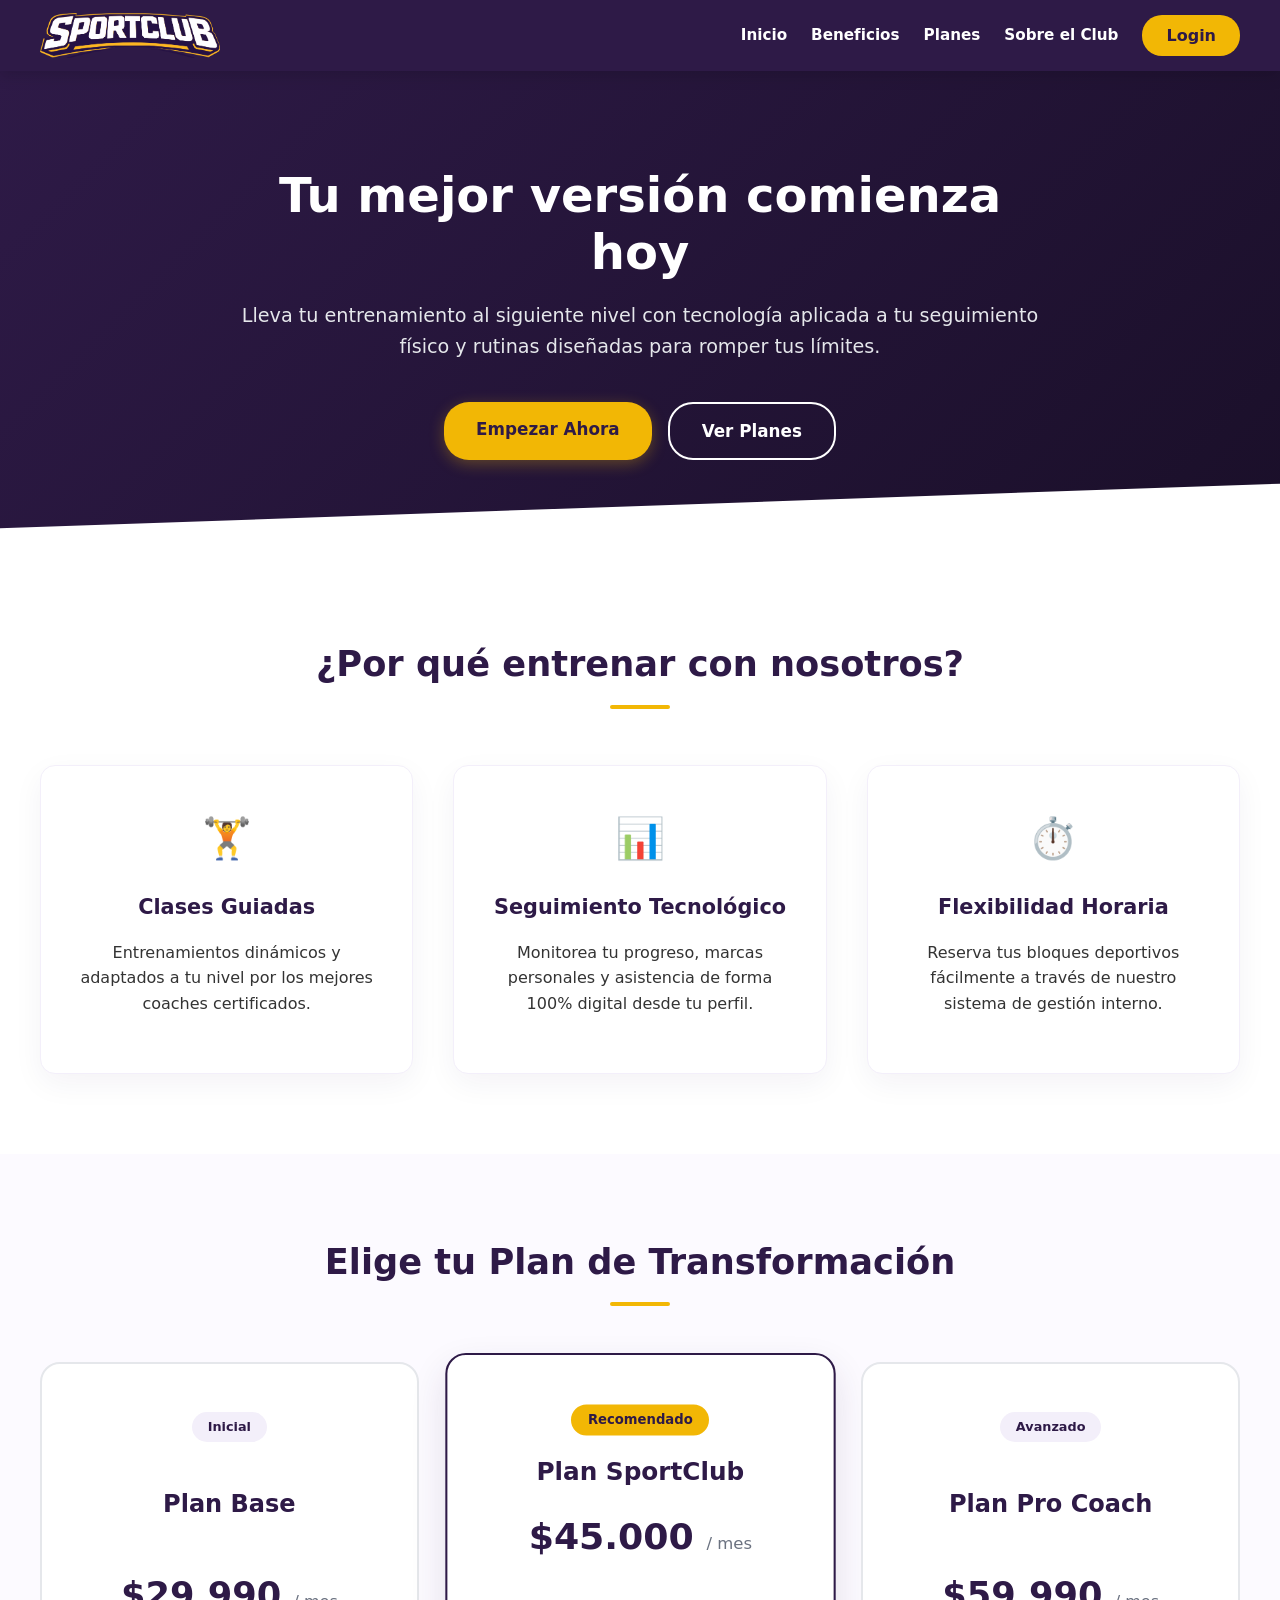
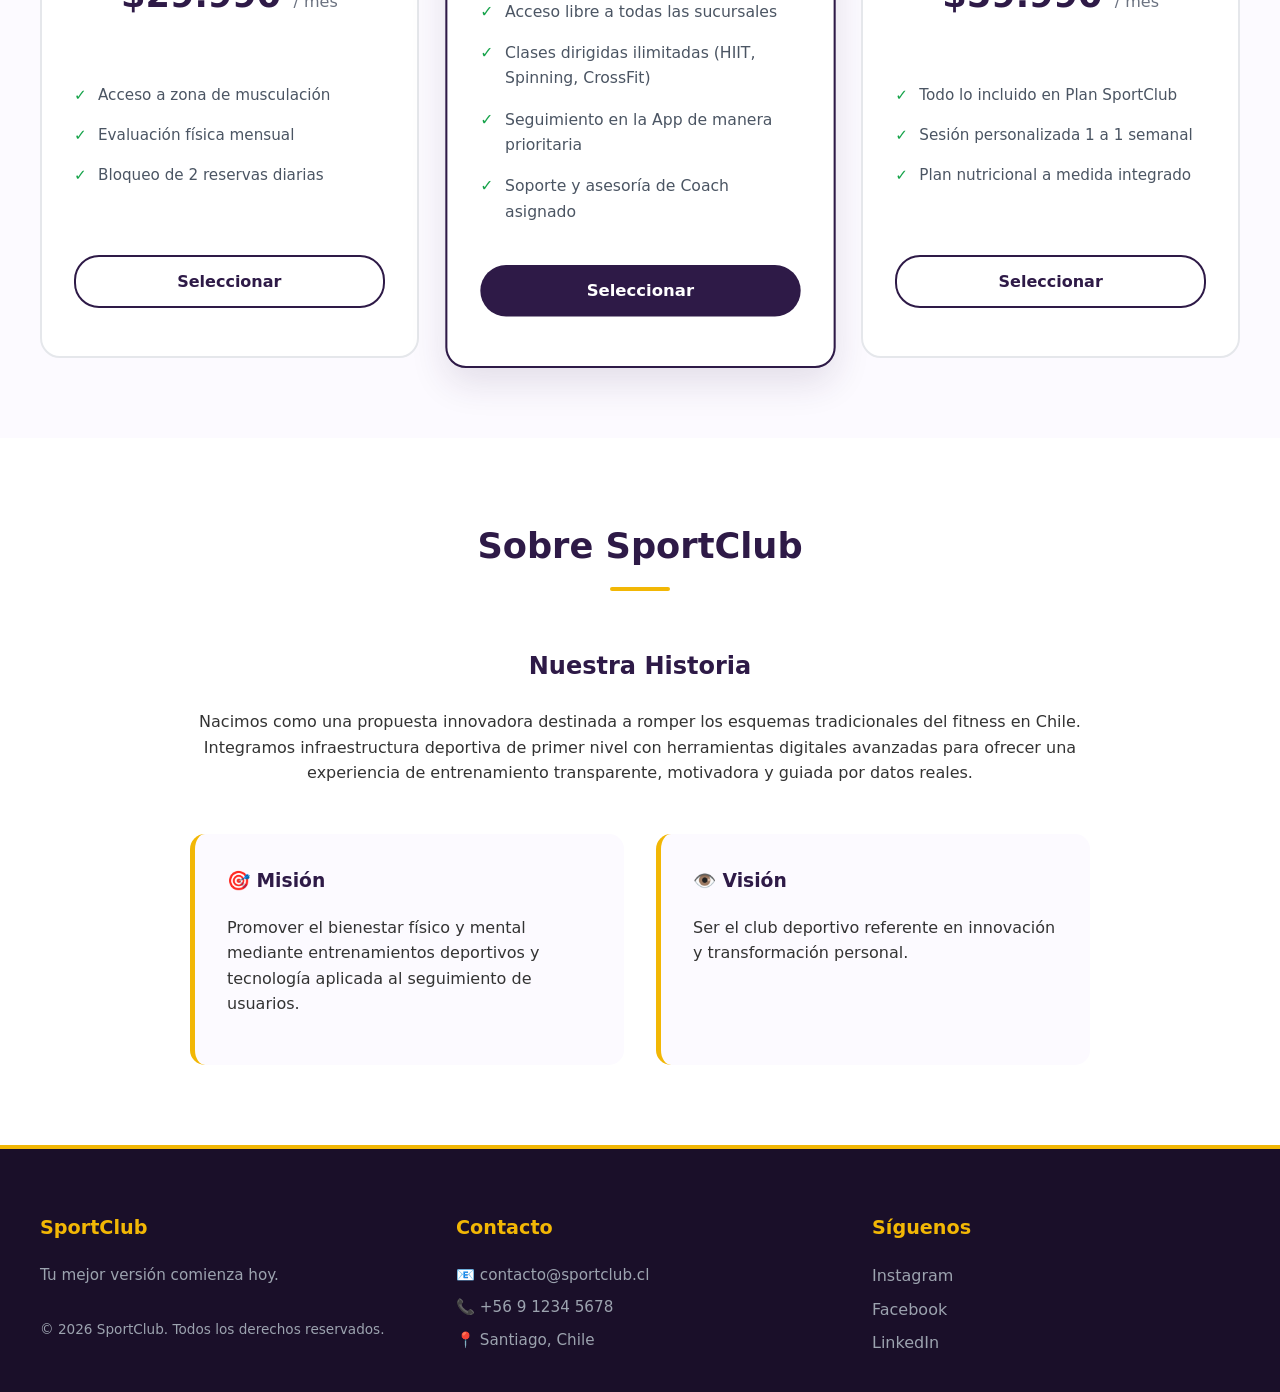
<file: index.html>
<!DOCTYPE html>
<html lang="es">
    <head>
        <meta charset="UTF-8">
        <meta http-equiv="refresh" content="0; url=auth/landingPage.html">
        <title>SportClub</title>
    </head>
    <body>
    </body>
</html>
</file>
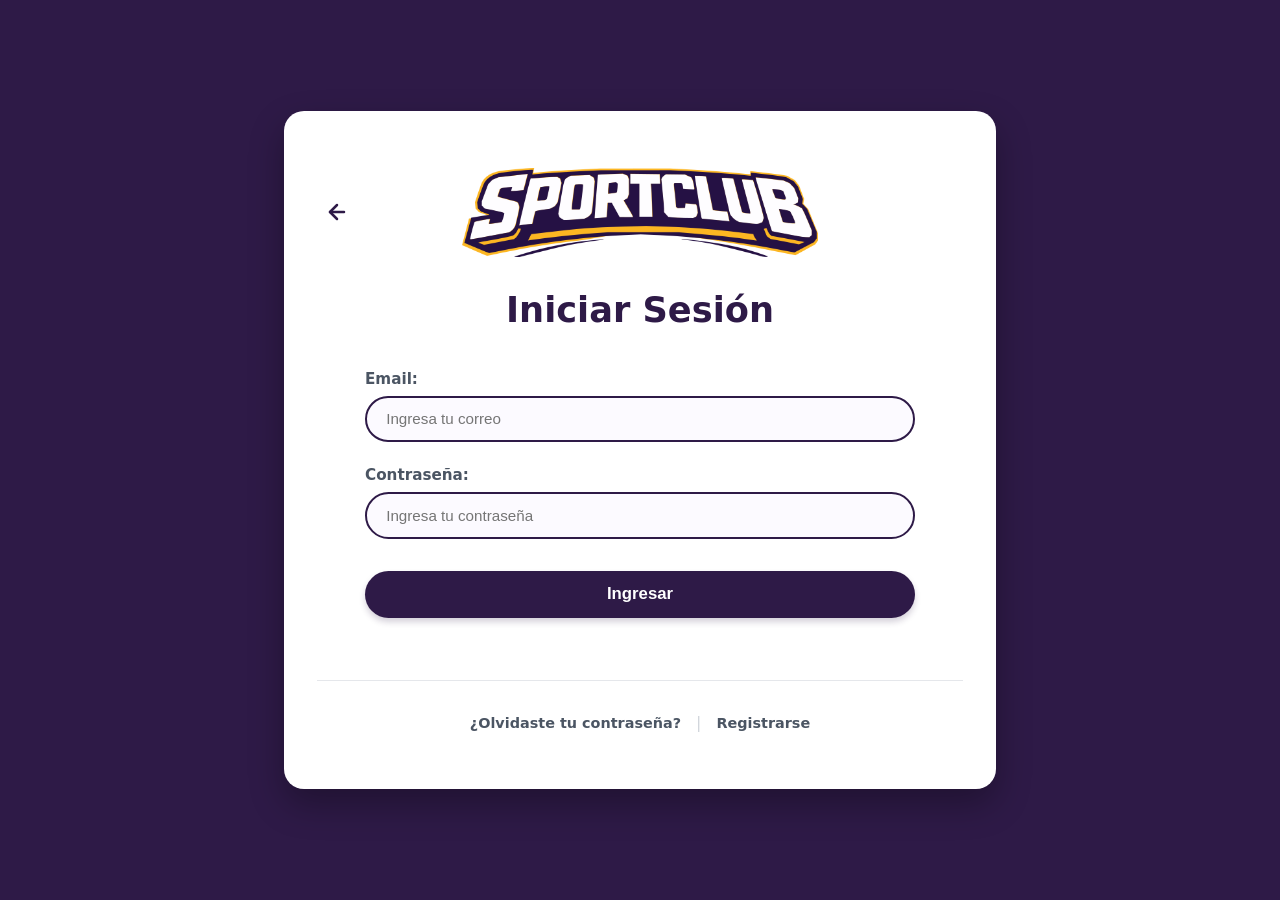
<file: auth/crudUsuarios.html>
<!DOCTYPE html>
<html lang="es">
<head>
    <meta charset="UTF-8">
    <meta name="viewport" content="width=device-width, initial-scale=1.0">
    <title>Gestión de Usuarios - SportClub</title>
    <link href="../css/dashboardAdmin.css" rel="stylesheet">
    <link href="../css/modal-perfil.css" rel="stylesheet">
    <script>
        window.requiredRole = 'admin';
    </script>
    <script src="../js/auth-guard.js"></script>
</head>
<body>

    <header class="db-header">
        <div class="header-brand">
            <img src="../assets/logo_empresa_letra_v1.png" alt="Logo SportClub" class="logo-img">
        </div>
        <div class="header-actions">
            <a href="#" class="btn-header btn-profile" id="btnMiPerfilAdminHeader">👤 Mi Perfil</a>
            <a href="#" class="btn-header btn-logout" id="logoutBtn">🚪 Cerrar Sesión</a>
        </div>
    </header>

    <div class="db-container">
        <nav class="db-nav">
            <ul class="nav-list">
                <li><a href="dashboardAdmin.html" class="nav-link">🛡️ Panel Global</a></li>
                <li><a href="crudUsuarios.html" class="nav-link active">👥 Usuarios</a></li>
            </ul>
        </nav>

        <main class="db-main">
            <section class="welcome-banner">
                <h1>👥 Gestión de Usuarios</h1>
            </section>

            <div id="crudMessageContainer" class="feedback-container"></div>

            <div class="grid-content full-width-grid">

                <article class="card" id="cardListadoMaestro">
                    <header class="card-header-actions">
                        <h2>👥 Listado Maestro de Usuarios</h2>
                        <button id="btnAbrirCrear" class="btn-primary btn-success-action">➕ Nuevo Usuario</button>
                    </header>
                    <div class="card-body">
                        <table class="data-table">
                            <thead>
                                <tr>
                                    <th>ID</th>
                                    <th>Nombre</th>
                                    <th>Email</th>
                                    <th>Rol</th>
                                    <th>Registro</th>
                                    <th>Acciones</th>
                                </tr>
                            </thead>
                            <tbody id="tablaUsuariosBody"></tbody>
                        </table>
                    </div>
                </article>

            </div>
        </main>
    </div>

    <div id="usuarioModal" class="modal-overlay modal-oculto" role="dialog" aria-modal="true">
        <div class="modal-card">

            <header class="modal-header">
                <h2 id="modalTitulo">➕ Registrar Nuevo Usuario</h2>
                <span class="btn-modal-close" id="btnCerrarModal" title="Cerrar">&times;</span>
            </header>

            <div class="modal-body">
                <form id="usuarioForm" novalidate>
                    <input type="hidden" id="crudUserId">

                    <div class="modal-form-group">
                        <label class="modal-label">Nombre Completo</label>
                        <input type="text" id="crudFullName" class="modal-input" placeholder="Ej: María González">
                        <small id="errorFullName" class="modal-error-msg"></small>
                    </div>

                    <div class="modal-form-group">
                        <label class="modal-label">Correo Electrónico</label>
                        <input type="email" id="crudEmail" class="modal-input" placeholder="correo@ejemplo.com">
                        <small id="errorEmail" class="modal-error-msg"></small>
                    </div>

                    <div class="modal-form-group">
                        <label class="modal-label">Rol del Usuario</label>
                        <select id="crudRole" class="modal-input select-personalizado">
                            <option value="">— Selecciona un rol —</option>
                            <option value="user">👤 Usuario</option>
                            <option value="coach">🏋️ Coach</option>
                            <option value="admin">🛡️ Administrador</option>
                        </select>
                        <small id="errorRole" class="modal-error-msg"></small>
                    </div>

                    <div class="modal-form-group">
                        <label class="modal-label">Fecha de Nacimiento</label>
                        <input type="date" id="crudBirthDate" class="modal-input">
                        <small id="errorBirthDate" class="modal-error-msg"></small>
                    </div>

                    <hr class="modal-divider">

                    <div id="grupoPassword" class="modal-form-group">
                        <label class="modal-label">Contraseña <span class="modal-opcional">(mín. 8 caracteres)</span></label>
                        <input type="password" id="crudPassword" class="modal-input" placeholder="Nueva contraseña">
                        <small id="errorPassword" class="modal-error-msg"></small>
                    </div>

                    <div id="grupoConfirmPassword" class="modal-form-group">
                        <label class="modal-label">Confirmar Contraseña</label>
                        <input type="password" id="crudConfirmPassword" class="modal-input" placeholder="Repite la contraseña">
                        <small id="errorConfirmPassword" class="modal-error-msg"></small>
                    </div>

                    <div class="modal-footer-btns">
                        <button type="submit" class="btn-primary modal-btn-guardar">💾 Guardar</button>
                        <button type="button" id="btnCancelarModal" class="btn-modal-cancel">Cancelar</button>
                    </div>
                </form>
            </div>
        </div>
    </div>

    <script src="../js/crudUsuarios.js"></script>
    <script src="../js/modal-perfil.js"></script>
</body>
</html>
</file>
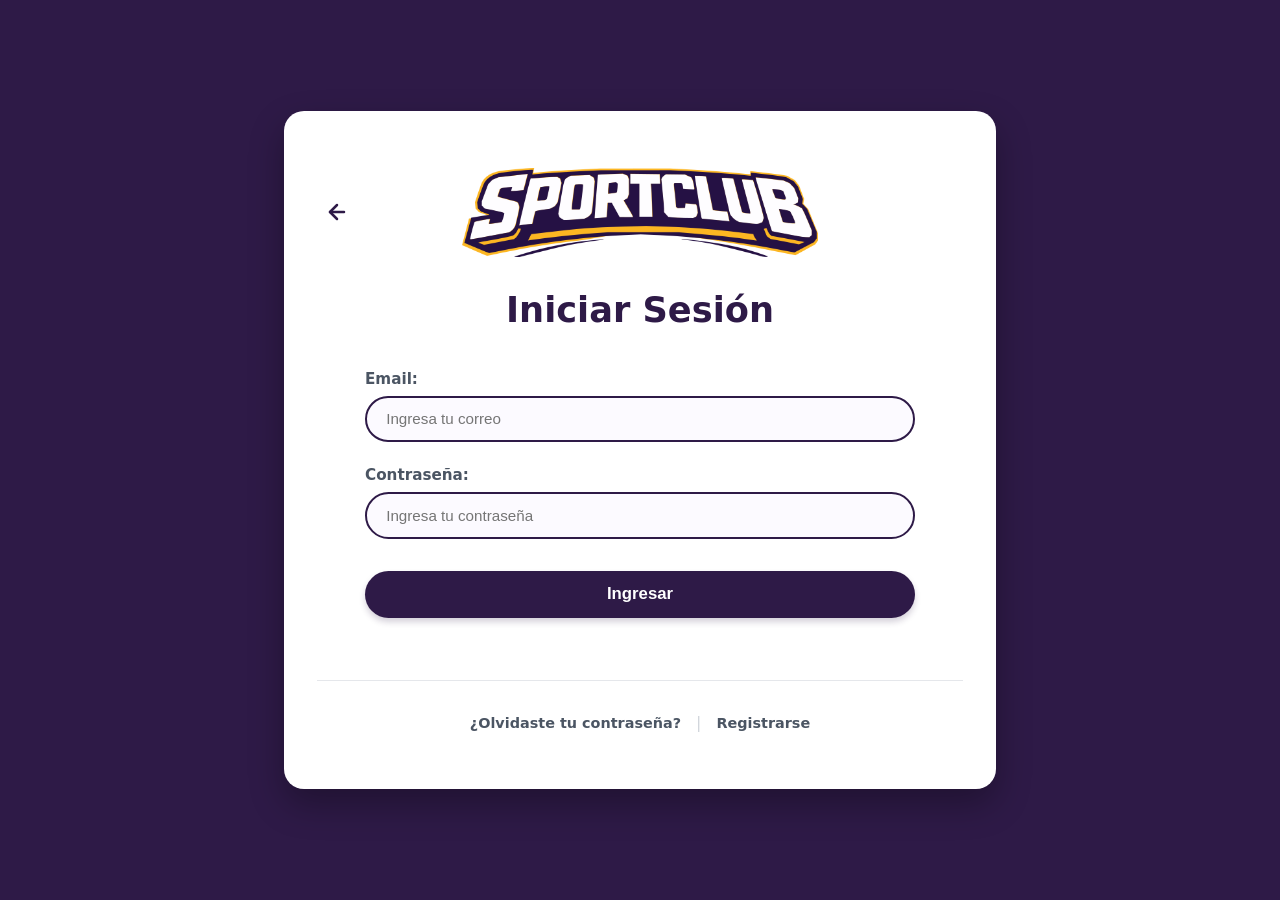
<file: auth/dashboardAdmin.html>
<!DOCTYPE html>
<html lang="es">
<head>
    <meta charset="UTF-8">
    <meta name="viewport" content="width=device-width, initial-scale=1.0">
    <title>Gestión de Usuarios - SportClub</title>
    <link href="../css/dashboardAdmin.css" rel="stylesheet">
    <link href="../css/modal-perfil.css" rel="stylesheet">
    <script>
        window.requiredRole = 'admin';
    </script>
    <script src="../js/auth-guard.js"></script>
    <script defer src="../js/dashboardAdmin.js"></script>
</head>
<body>

    <header class="db-header">
        <div class="header-brand">
            <img src="../assets/logo_empresa_letra_v1.png" alt="Logo SportClub" class="logo-img">
        </div>
        <div class="header-actions">
            <a href="#" class="btn-header btn-profile" id="btnMiPerfilAdminHeader">👤 Mi Perfil</a>
            <a href="#" class="btn-header btn-logout" id="logoutBtn">🚪 Cerrar Sesión</a>
        </div>
    </header>

    <div class="db-container">
        <nav class="db-nav">
            <ul class="nav-list">
                <li><a href="dashboardAdmin.html" class="nav-link active">🛡️ Panel Global</a></li>
                <li><a href="crudUsuarios.html" class="nav-link">👥 Usuarios</a></li>
            </ul>
        </nav>

        <main class="db-main">
            <section class="welcome-banner">
                <h1>🛡️ Panel de Administración</h1>
                <p>Gestiona usuarios, roles y configuraciones del sistema.</p>
            </section>

            <div class="grid-content">
                <article class="card">
                    <header class="card-header">
                        <h2>📊 Resumen del Sistema</h2>
                    </header>
                    <div class="card-body">
                        <p>Bienvenido al panel de administración de SportClub.</p>
                        <p>Desde aquí puedes gestionar todos los usuarios y configuraciones.</p>
                        <a href="crudUsuarios.html" class="btn-primary">Gestionar Usuarios</a>
                    </div>
                </article>
            </div>
        </main>
    </div>

    <script src="../js/modal-perfil.js"></script>
</body>
</html>
</file>
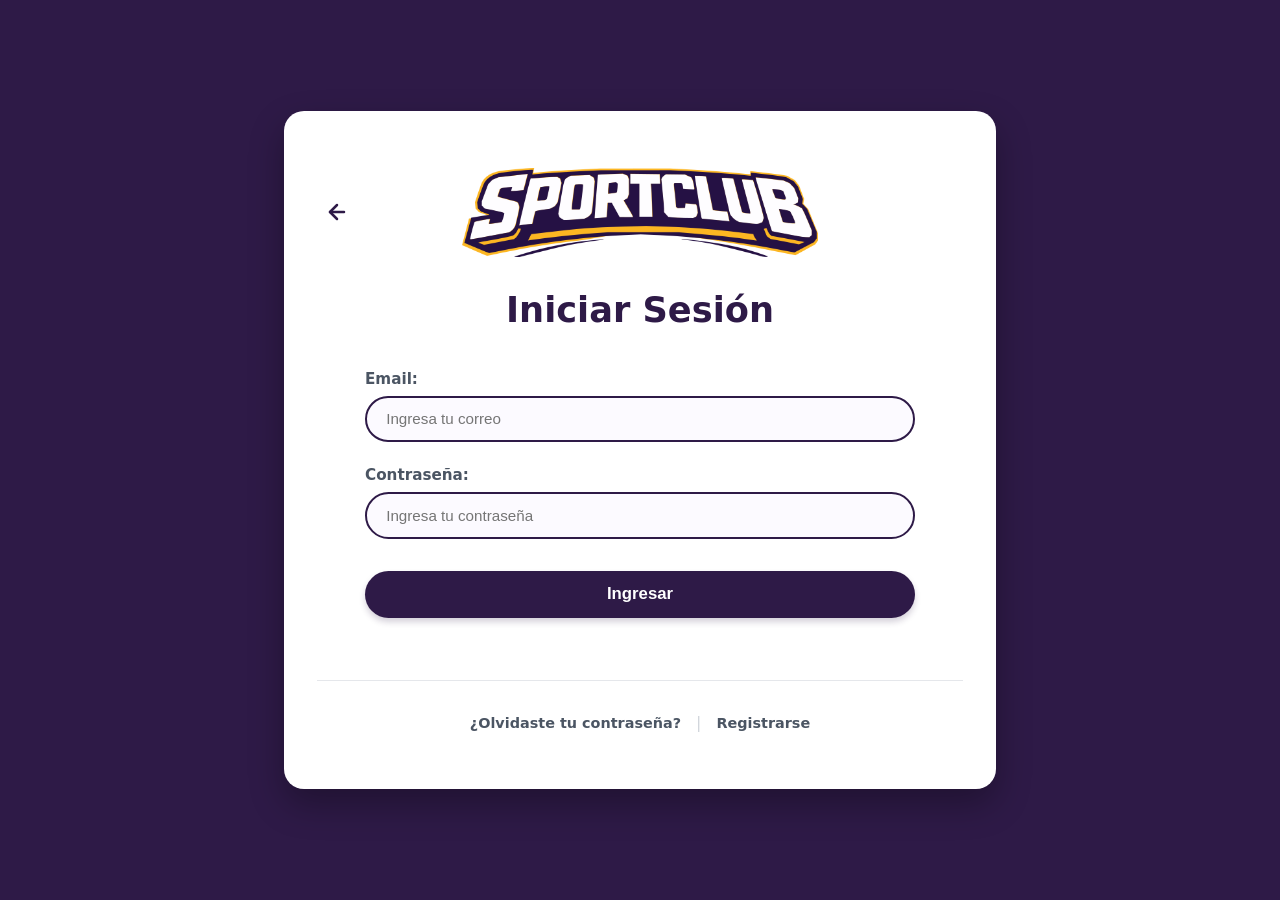
<file: auth/dashboardCoach.html>
<!DOCTYPE html>
<html lang="es">
<head>
    <meta charset="UTF-8">
    <meta name="viewport" content="width=device-width, initial-scale=1.0">
    <title>Dashboard Coach - SportClub</title>
    <link href="../css/dashboardCoach.css" rel="stylesheet">
    <link href="../css/modal-perfil.css" rel="stylesheet">
    <script>
        window.requiredRole = 'coach';
    </script>
    <script defer src="../js/auth-guard.js"></script>
    <script defer src="../js/dashboardCoach.js"></script>
</head>
<body>

    <header class="db-header">
        <div class="header-brand">
            <img src="../assets/logo_empresa_letra_v1.png" alt="Logo SportClub" class="logo-img">
        </div>
        <div class="header-actions">
            <a href="#" class="btn-header btn-profile" id="btnMiPerfilCoachHeader">👤 Mi Perfil</a>
            <a href="#" id="btnCerrarSesion" class="btn-header btn-logout">🚪 Cerrar Sesión</a>
        </div>
    </header>

    <div class="db-container">
        <nav class="db-nav">
            <ul class="nav-list">
                <li><a href="#" id="navPanelCoach" class="nav-link active">🏠 Panel Coach</a></li>
                <li><a href="mantenimiento.html" class="nav-link">🏋️ Mis Clases Asignadas</a></li>
                <li><a href="mantenimiento.html" class="nav-link">👥 Seguimiento Alumnos</a></li>
            </ul>
        </nav>

        <main class="db-main">
            <section class="welcome-banner">
                <h1>Panel Técnico de Entrenamiento</h1>
                <p>Gestiona tus clases y el seguimiento de tus alumnos.</p>
            </section>

            <div class="grid-content">

                <article class="card" id="cardPanelCoach">
                    <header class="card-header">
                        <h2>⏱️ Bloque Actual</h2>
                    </header>
                    <div class="card-body">
                        <h3>CrossFit Inicial</h3>
                        <p><strong>Inscritos:</strong> 18 Alumnos</p>
                        <a href="mantenimiento.html" class="btn-primary">Pasar Lista</a>
                    </div>
                </article>

            </div>
        </main>
    </div>

    <script src="../js/modal-perfil.js"></script>
</body>
</html>
</file>
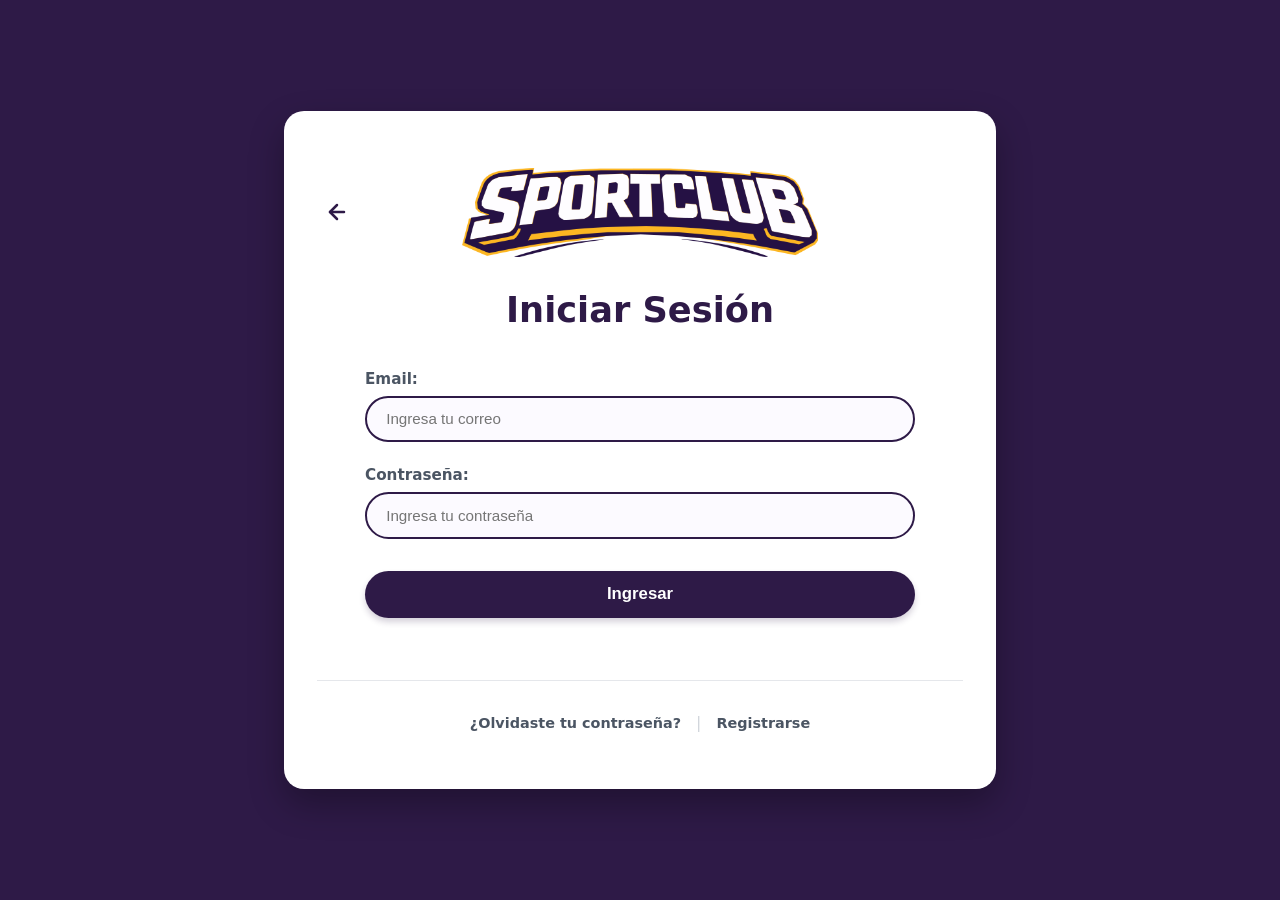
<file: auth/dashboardUsuario.html>
<!DOCTYPE html>
<html lang="es">
<head>
    <meta charset="UTF-8">
    <meta name="viewport" content="width=device-width, initial-scale=1.0">
    <title>Dashboard Usuario - SportClub</title>
    <link href="../css/dashboardUsuario.css" rel="stylesheet">
    <link href="../css/modal-perfil.css" rel="stylesheet">
    <script>
        window.requiredRole = 'user';
    </script>
    <script src="../js/auth-guard.js"></script>
</head>
<body>

    <header class="db-header">
        <div class="header-brand">
            <img src="../assets/logo_empresa_letra_v1.png" alt="Logo SportClub" class="logo-img">
        </div>
        <div class="header-actions">
            <a href="#" class="btn-header btn-profile" id="btnMiPerfilHeader">👤 Mi Perfil</a>
            <a href="#" class="btn-header btn-logout" id="logoutBtn">🚪 Cerrar Sesión</a>
        </div>
    </header>

    <div class="db-container">
        <nav class="db-nav">
            <ul class="nav-list">
                <li><a href="dashboardUsuario.html" class="nav-link active">🏠 Inicio</a></li>
                <li><a href="mantenimiento.html" class="nav-link">📅 Mis Reservas</a></li>
                <li><a href="mantenimiento.html" class="nav-link">🏋️ Clases y Rutinas</a></li>
                <li><a href="mantenimiento.html" class="nav-link">💳 Mis Pagos</a></li>
            </ul>
        </nav>

        <main class="db-main">

            <section class="welcome-banner">
                <h1>¡Hola, <span id="nombreUsuarioHeader">Deportista</span>!</h1>
                <p>"Tu mejor versión comienza hoy." Recuerda revisar tus reservas de clases para esta semana.</p>
            </section>

            <div class="grid-content">

                <article class="card">
                    <header class="card-header">
                        <h2>📅 Próxima Reserva</h2>
                    </header>
                    <div class="card-body">
                        <h3>Spinning Avanzado</h3>
                        <p><strong>Coach:</strong> Carlos Pérez</p>
                        <p><strong>Horario:</strong> Hoy - 19:30 hrs</p>
                        <a href="mantenimiento.html" class="btn-primary">Ver Detalle</a>
                    </div>
                </article>

                <article class="card">
                    <header class="card-header">
                        <h2>💪 Mi Progreso Semanal</h2>
                    </header>
                    <div class="card-body">
                        <table class="data-table">
                            <thead>
                                <tr>
                                    <th>Actividad</th>
                                    <th>Tiempo</th>
                                    <th>Estado</th>
                                </tr>
                            </thead>
                            <tbody>
                                <tr>
                                    <td>Cardio HIIT</td>
                                    <td>45 min</td>
                                    <td><span class="badge user">Completado</span></td>
                                </tr>
                                <tr>
                                    <td>Musculación</td>
                                    <td>60 min</td>
                                    <td><span class="badge user">Completado</span></td>
                                </tr>
                            </tbody>
                        </table>
                    </div>
                </article>

            </div>
        </main>
    </div>

    <script src="../js/dashboardUsuario.js"></script>
    <script src="../js/modal-perfil.js"></script>
</body>
</html>
</file>
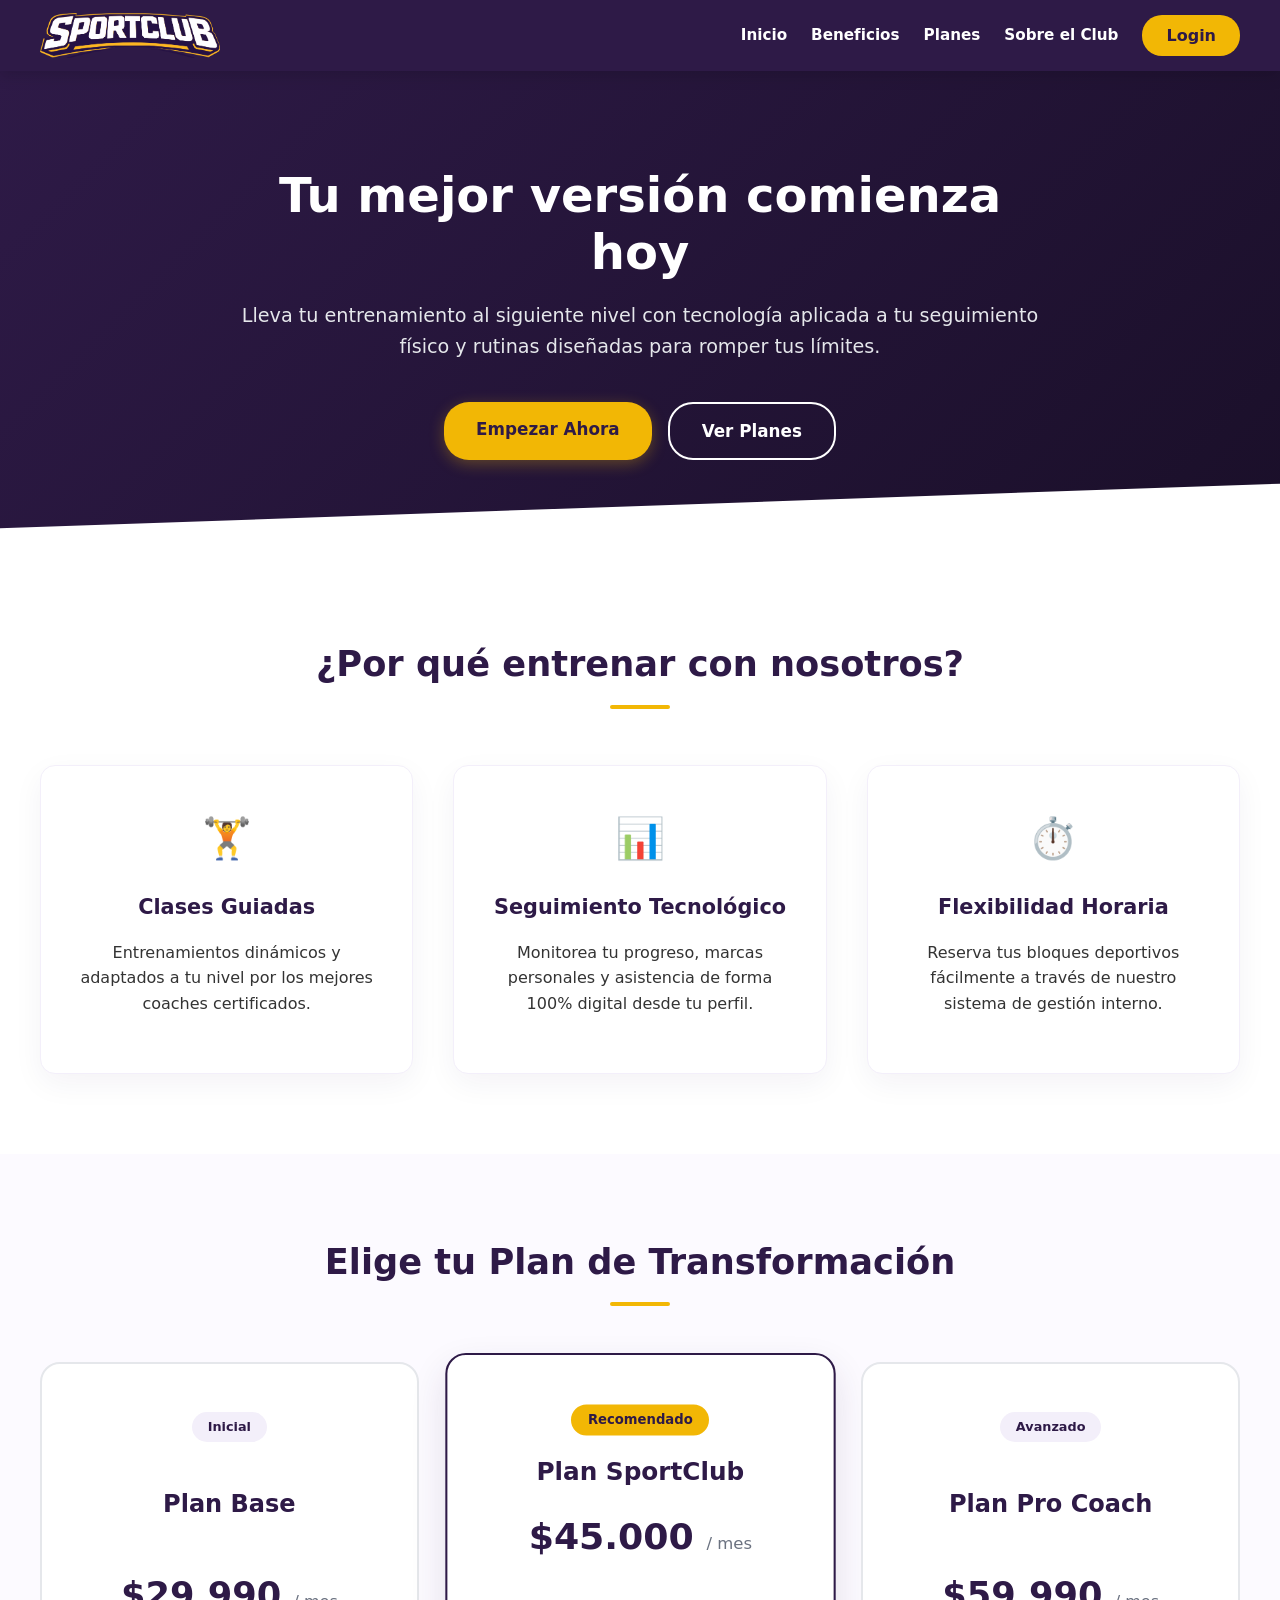
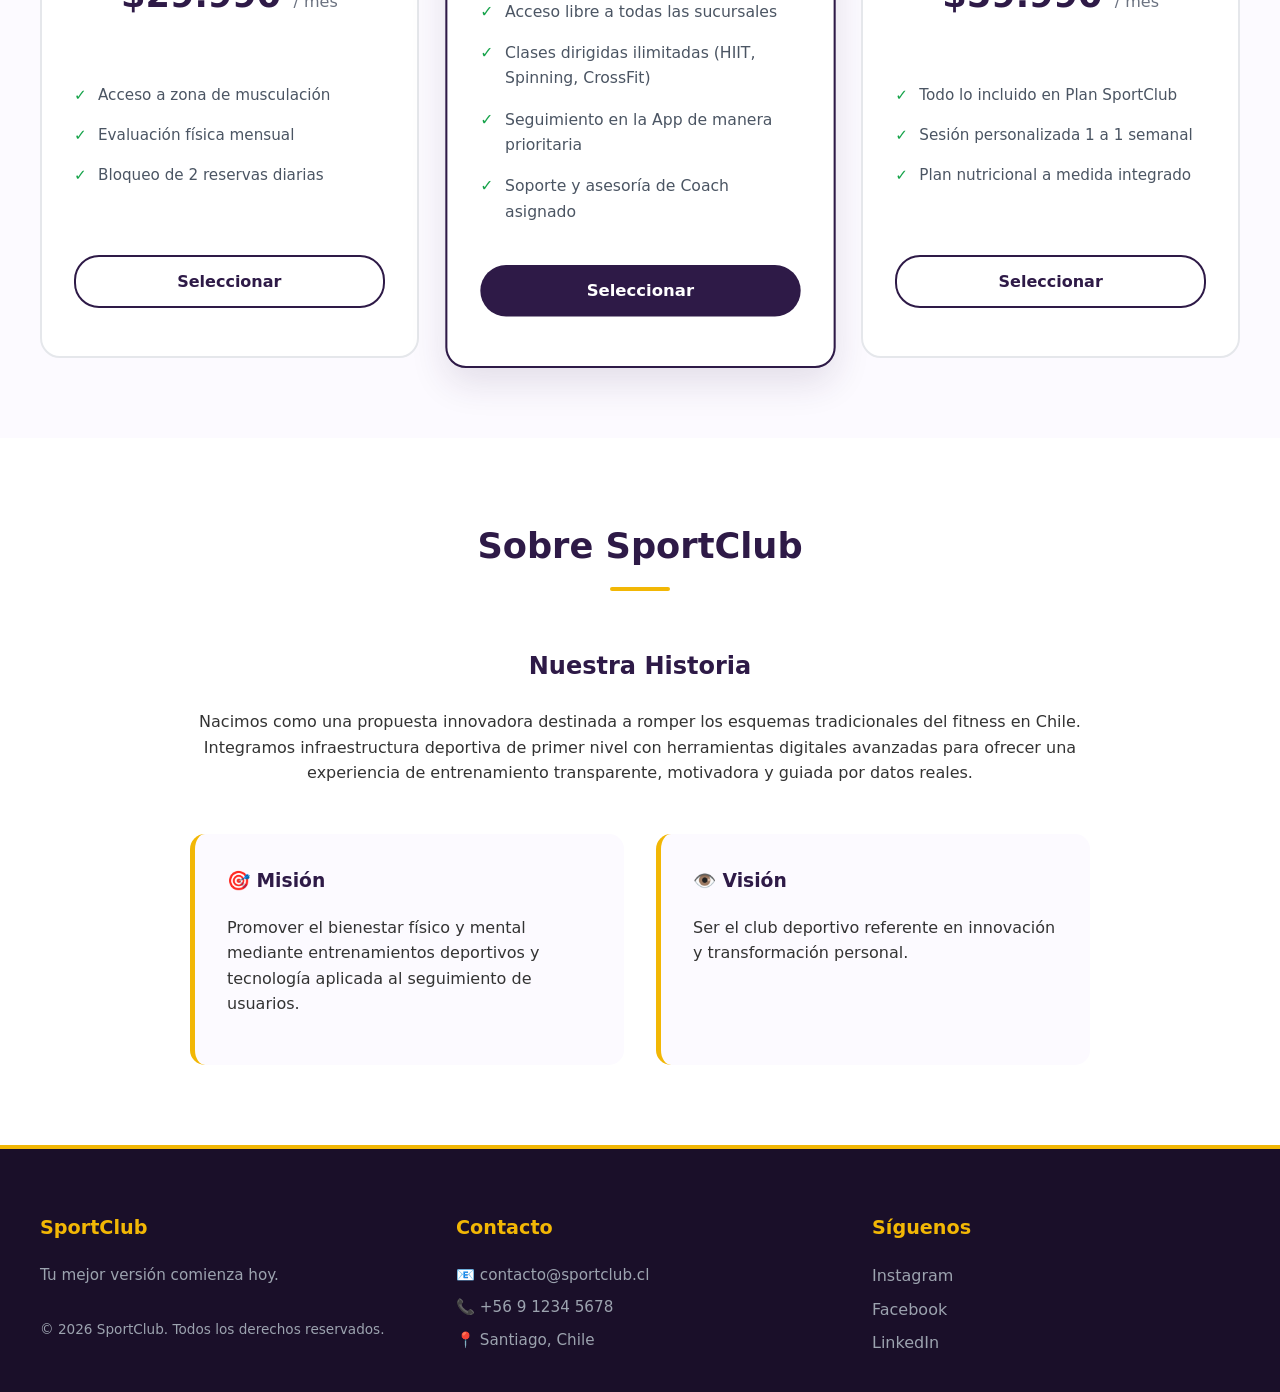
<file: auth/landingPage.html>
<!DOCTYPE html>
<html lang="es">
<head>
    <meta charset="UTF-8">
    <meta name="viewport" content="width=device-width, initial-scale=1.0">
    <title>SportClub - Tu mejor versión comienza hoy</title>
    <link href="../css/landingPage.css" rel="stylesheet">
</head>
<body>

    <header class="landing-header">
        <div class="header-container">
            <img src="../assets/logo_empresa_letra_v1.png" alt="Logo SportClub" class="logo-img">
            <nav class="main-nav">
                <a href="#inicio" class="nav-link">Inicio</a>
                <a href="#beneficios" class="nav-link">Beneficios</a>
                <a href="#planes" class="nav-link">Planes</a>
                <a href="#club" class="nav-link">Sobre el Club</a>
                <a href="../auth/login.html" class="btn-login-nav">Login</a>
            </nav>
        </div>
    </header>

    <main>
        <section id="inicio" class="hero-section">
            <div class="hero-content">
                <h1 class="hero-title">Tu mejor versión comienza hoy</h1>
                <p class="hero-description">Lleva tu entrenamiento al siguiente nivel con tecnología aplicada a tu seguimiento físico y rutinas diseñadas para romper tus límites.</p>
                <div class="hero-actions">
                    <a href="../auth/registro.html" class="btn-hero-primary">Empezar Ahora</a>
                    <a href="#planes" class="btn-hero-secondary">Ver Planes</a>
                </div>
            </div>
        </section>

        <!--  Sección Beneficios  -->
        <section id="beneficios" class="section-container">
            <h2 class="section-title">¿Por qué entrenar con nosotros?</h2>
            <div  class="grid-beneficios">
                <div  class="card-beneficio">
                    <div class="icon-box">🏋️</div>
                    <h3>Clases Guiadas</h3>
                    <p>Entrenamientos dinámicos y adaptados a tu nivel por los mejores coaches certificados.</p>
                </div>
                <div class="card-beneficio">
                    <div class="icon-box">📊</div>
                    <h3>Seguimiento Tecnológico</h3>
                    <p>Monitorea tu progreso, marcas personales y asistencia de forma 100% digital desde tu perfil.</p>
                </div>
                <div class="card-beneficio">
                    <div class="icon-box">⏱️</div>
                    <h3>Flexibilidad Horaria</h3>
                    <p>Reserva tus bloques deportivos fácilmente a través de nuestro sistema de gestión interno.</p>
                </div>
            </div>
        </section>

        <!--  Sección Planes  -->
        <section id="planes" class="section-container bg-light">
            <h2 class="section-title">Elige tu Plan de Transformación</h2>
            <div class="grid-planes">
                
                <!-- Plan 1 -->
                <div class="card-plan">
                    <span class="plan-badge">Inicial</span>
                    <h3>Plan Base</h3>
                    <div class="plan-price">$29.990 <span>/ mes</span></div>
                    <ul class="plan-features">
                        <li>Acceso a zona de musculación</li>
                        <li>Evaluación física mensual</li>
                        <li>Bloqueo de 2 reservas diarias</li>
                    </ul>
                    <a href="../auth/registro.html" class="btn-plan">Seleccionar</a>
                </div>

                <!-- Plan 2  -->
                <div class="card-plan destacado">
                    <span class="plan-badge premium">Recomendado</span>
                    <h3>Plan SportClub</h3>
                    <div class="plan-price">$45.000 <span>/ mes</span></div>
                    <ul class="plan-features">
                        <li>Acceso libre a todas las sucursales</li>
                        <li>Clases dirigidas ilimitadas (HIIT, Spinning, CrossFit)</li>
                        <li>Seguimiento en la App de manera prioritaria</li>
                        <li>Soporte y asesoría de Coach asignado</li>
                    </ul>
                    <a href="../auth/registro.html" class="btn-plan btn-destacado">Seleccionar</a>
                </div>

                <!-- Plan 3 -->
                <div class="card-plan">
                    <span class="plan-badge">Avanzado</span>
                    <h3>Plan Pro Coach</h3>
                    <div class="plan-price">$59.990 <span>/ mes</span></div>
                    <ul class="plan-features">
                        <li>Todo lo incluido en Plan SportClub</li>
                        <li>Sesión personalizada 1 a 1 semanal</li>
                        <li>Plan nutricional a medida integrado</li>
                    </ul>
                    <a href="../auth/registro.html" class="btn-plan">Seleccionar</a>
                </div>

            </div>
        </section>

        <!--  Sección Sobre el Club -->
        <section id="club" class="section-container">
            <h2 class="section-title">Sobre SportClub</h2>
            <div class="club-content">
                <div class="club-block text-center">
                    <h3>Nuestra Historia</h3>
                    <p>Nacimos como una propuesta innovadora destinada a romper los esquemas tradicionales del fitness en Chile. Integramos infraestructura deportiva de primer nivel con herramientas digitales avanzadas para ofrecer una experiencia de entrenamiento transparente, motivadora y guiada por datos reales.</p>
                </div>
                <div class="club-grid-mv">
                    <div class="mv-box">
                        <h3>🎯 Misión</h3>
                        <p>Promover el bienestar físico y mental mediante entrenamientos deportivos y tecnología aplicada al seguimiento de usuarios.</p>
                    </div>
                    <div class="mv-box">
                        <h3>👁️ Visión</h3>
                        <p>Ser el club deportivo referente en innovación y transformación personal.</p>
                    </div>
                </div>
            </div>
        </section>
    </main>

    <!--  Footer  -->
    <footer class="landing-footer">
        <div class="footer-container">
            <div class="footer-info">
                <h4>SportClub</h4>
                <p>Tu mejor versión comienza hoy.</p>
                <p class="copyright">© 2026 SportClub. Todos los derechos reservados.</p>
            </div>
            <div class="footer-contact">
                <h4>Contacto</h4>
                <p>📧 contacto@sportclub.cl</p>
                <p>📞 +56 9 1234 5678</p>
                <p>📍 Santiago, Chile</p>
            </div>
            <div class="footer-socials">
                <h4>Síguenos</h4>
                <div class="social-links">
                    <a href="mantenimiento.html" class="social-link">Instagram</a>
                    <a href="mantenimiento.html" class="social-link">Facebook</a>
                    <a href="mantenimiento.html" class="social-link">LinkedIn</a>
                </div>
            </div>
        </div>
    </footer>

</body>
</html>
</file>
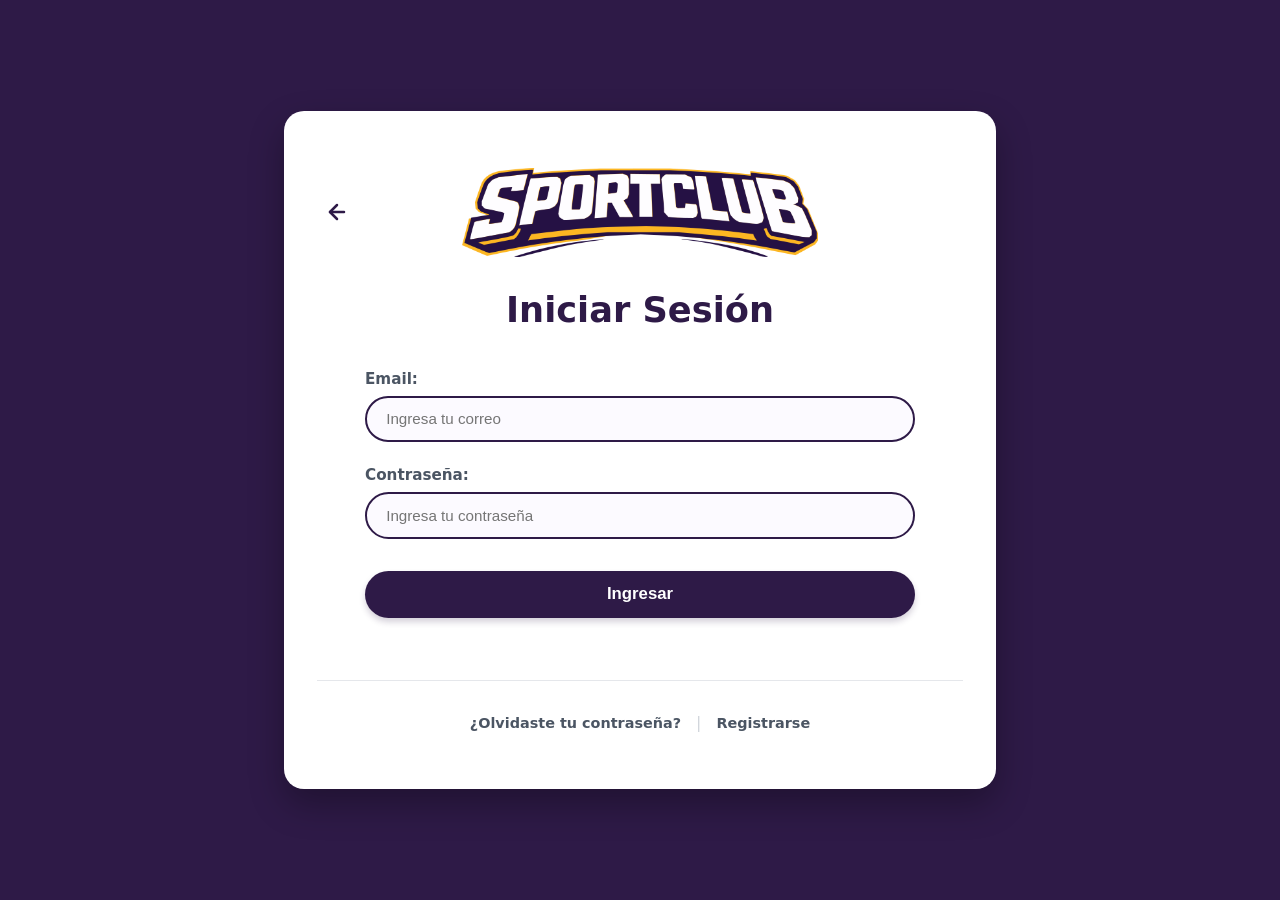
<file: auth/login.html>
<!DOCTYPE html>
<html lang="es">

<head>
    <meta charset="UTF-8">
    <meta name="viewport" content="width=device-width, initial-scale=1.0">
    <title>Login - SportClub</title>
    <link href="../css/login.css" rel="stylesheet">
</head>

<body>

    <main class="login-container">
        
        <section class="login-card">
            
            <header class="login-header">
                <a href="javascript:void(0)" onclick="history.back()" class="btn-back" aria-label="Volver atrás">
                    <svg xmlns="http://www.w3.org/2000/svg" width="24" height="24" viewBox="0 0 24 24" fill="none" stroke="currentColor" stroke-width="2.5" stroke-linecap="round" stroke-linejoin="round">
                        <line x1="19" y1="12" x2="5" y2="12"></line>
                        <polyline points="12 19 5 12 12 5"></polyline>
                    </svg>
                 </a>
                <img src="../assets/logo_empresa_letra_v1.png" alt="Logo SportClub" class="logo-img">
            </header>

            <h2 class="login-title">Iniciar Sesión</h2>

            <form id="loginForm" class="login-form">
                
                <div class="form-group">
                    <label for="email">Email:</label>
                    <input type="email" id="email" name="email" placeholder="Ingresa tu correo" required>
                </div>

                <div class="form-group">
                    <label for="password">Contraseña:</label>
                    <input type="password" id="password" name="password" placeholder="Ingresa tu contraseña" required>
                </div>

                <button type="submit" class="btn-block">Ingresar</button>
                
                <p id="loginMessage" style="color: red; text-align: center; margin-top: 10px; font-weight: bold; min-height: 20px;"></p>
                
            </form>

            <hr class="divider">

            <footer class="login-footer" style="flex-direction: column; gap: 1rem;">
                <div class="footer-row" style="display: flex; align-items: center; justify-content: center; gap: 15px;">
                    <a href="recuperar.html" class="footer-link">¿Olvidaste tu contraseña?</a>
                    <span class="separator">|</span>
                    <a href="registro.html" class="footer-link btn-registrar">Registrarse</a>
                </div>

            </footer>

        </section>
    </main>
    <script src="../js/login.js"></script>
</body>

</html>
</file>
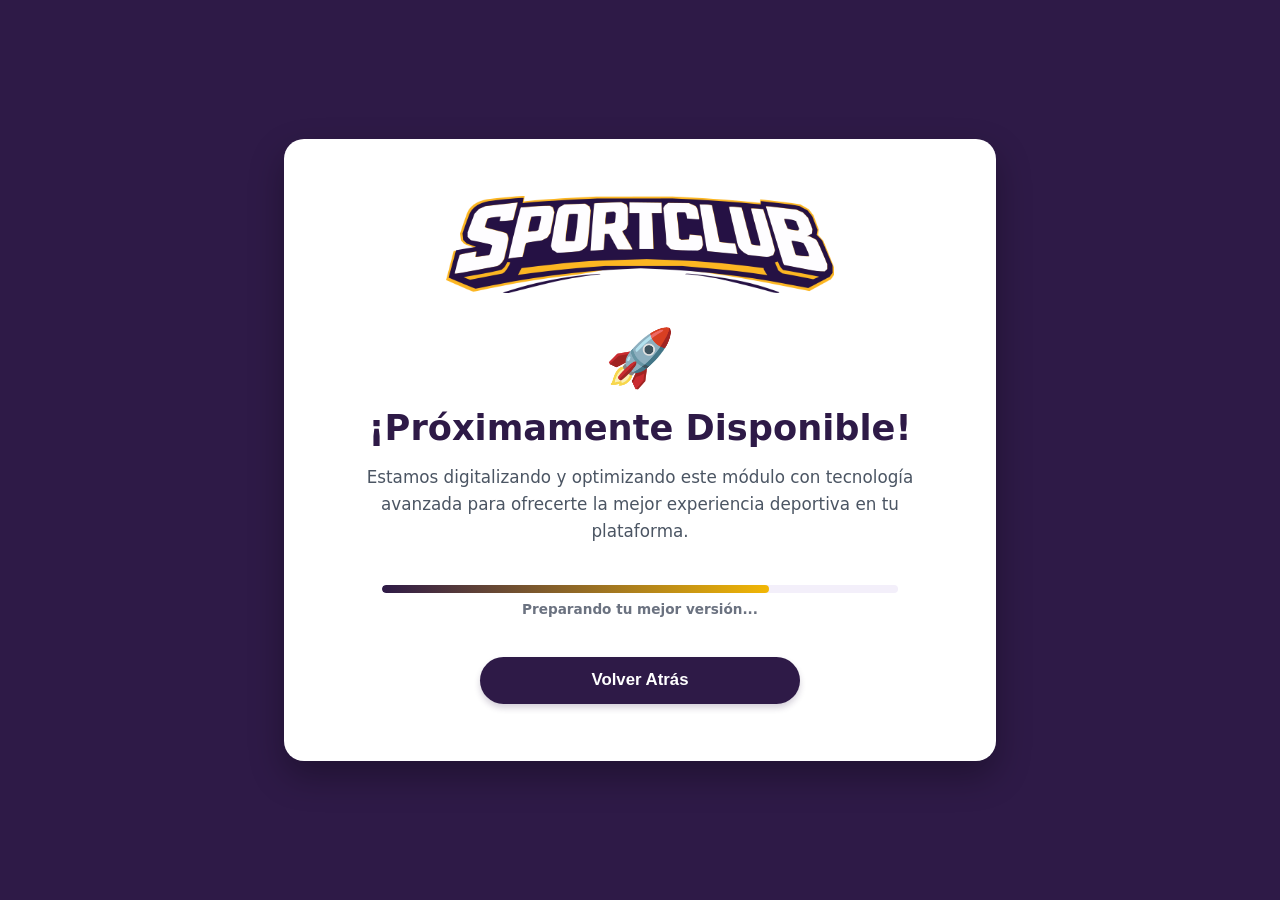
<file: auth/mantenimiento.html>
<!DOCTYPE html>
<html lang="es">
<head>
    <meta charset="UTF-8">
    <meta name="viewport" content="width=device-width, initial-scale=1.0">
    <title>Módulo en Mantenimiento - SportClub</title>
    <link href="../css/mantenimiento.css" rel="stylesheet">
</head>
<body>

    <main class="mantenimiento-container">
        
        <section class="mantenimiento-card">
            
            <header class="mantenimiento-header">
                <img src="../assets/logo_empresa_letra_v1.png" alt="Logo SportClub" class="logo-img">
            </header>

            <div class="mantenimiento-icon">🚀</div>

            <h1 class="mantenimiento-title">¡Próximamente Disponible!</h1>
            
            <p class="mantenimiento-subtitle">
                Estamos digitalizando y optimizando este módulo con tecnología avanzada para ofrecerte la mejor experiencia deportiva en tu plataforma.
            </p>

            <!-- Barra de progreso simulada  -->
            <div class="progress-container">
                <div class="progress-bar"></div>
            </div>
            <span class="progress-text">Preparando tu mejor versión...</span>

            <!-- Botón para regresar -->
            <div class="mantenimiento-actions">
                <button onclick="history.back()" class="btn-block">Volver Atrás</button>
            </div>

        </section>
    </main>

</body>
</html>
</file>
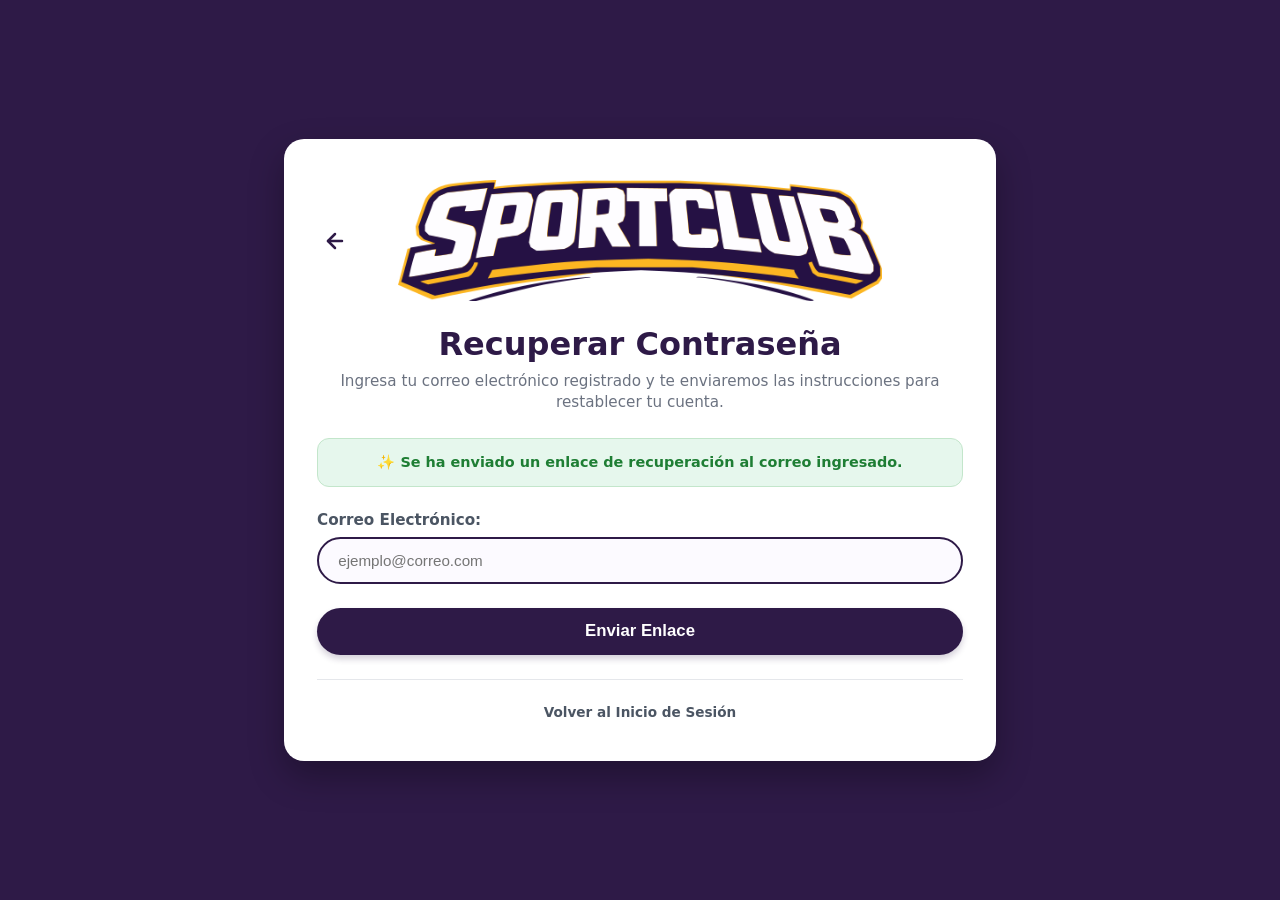
<file: auth/recuperar.html>
<!DOCTYPE html>
<html lang="es">

<head>
    <meta charset="UTF-8">
    <meta name="viewport" content="width=device-width, initial-scale=1.0">
    <title>Recuperar Contraseña - SportClub</title>
    <link href="../css/recuperar.css" rel="stylesheet">
</head>

<body>

    <main class="recuperar-container">
        
        <section class="recuperar-card">
            
            <header class="recuperar-header">
                <a href="login.html" class="btn-back" aria-label="Volver al Login">
                    <svg xmlns="http://www.w3.org/2000/svg" width="24" height="24" viewBox="0 0 24 24" fill="none" stroke="currentColor" stroke-width="2.5" stroke-linecap="round" stroke-linejoin="round">
                    <line x1="19" y1="12" x2="5" y2="12"></line>
                    <polyline points="12 19 5 12 12 5"></polyline>
                    </svg>
                </a>
                <img src="../assets/logo_empresa_letra_v1.png" alt="Logo SportClub" class="logo-img">
            </header>

            <h2 class="recuperar-title">Recuperar Contraseña</h2>
            <p class="recuperar-subtitle">Ingresa tu correo electrónico registrado y te enviaremos las instrucciones para restablecer tu cuenta.</p>

            <div class="feedback-container">
                <div class="alert alert-success visible">
                    ✨ Se ha enviado un enlace de recuperación al correo ingresado.
                </div>
            </div>

            <form action="#" method="POST" class="recuperar-form">
                
                <div class="form-group">
                    <label for="email">Correo Electrónico:</label>
                    <input type="email" id="email" name="email" placeholder="ejemplo@correo.com" required>
                </div>

                <button type="submit" class="btn-block">Enviar Enlace</button>
                
            </form>

            <hr class="divider">

            <footer class="recuperar-footer">
                <a href="login.html" class="footer-link">Volver al Inicio de Sesión</a>
            </footer>

        </section>
    </main>

</body>

</html>
</file>
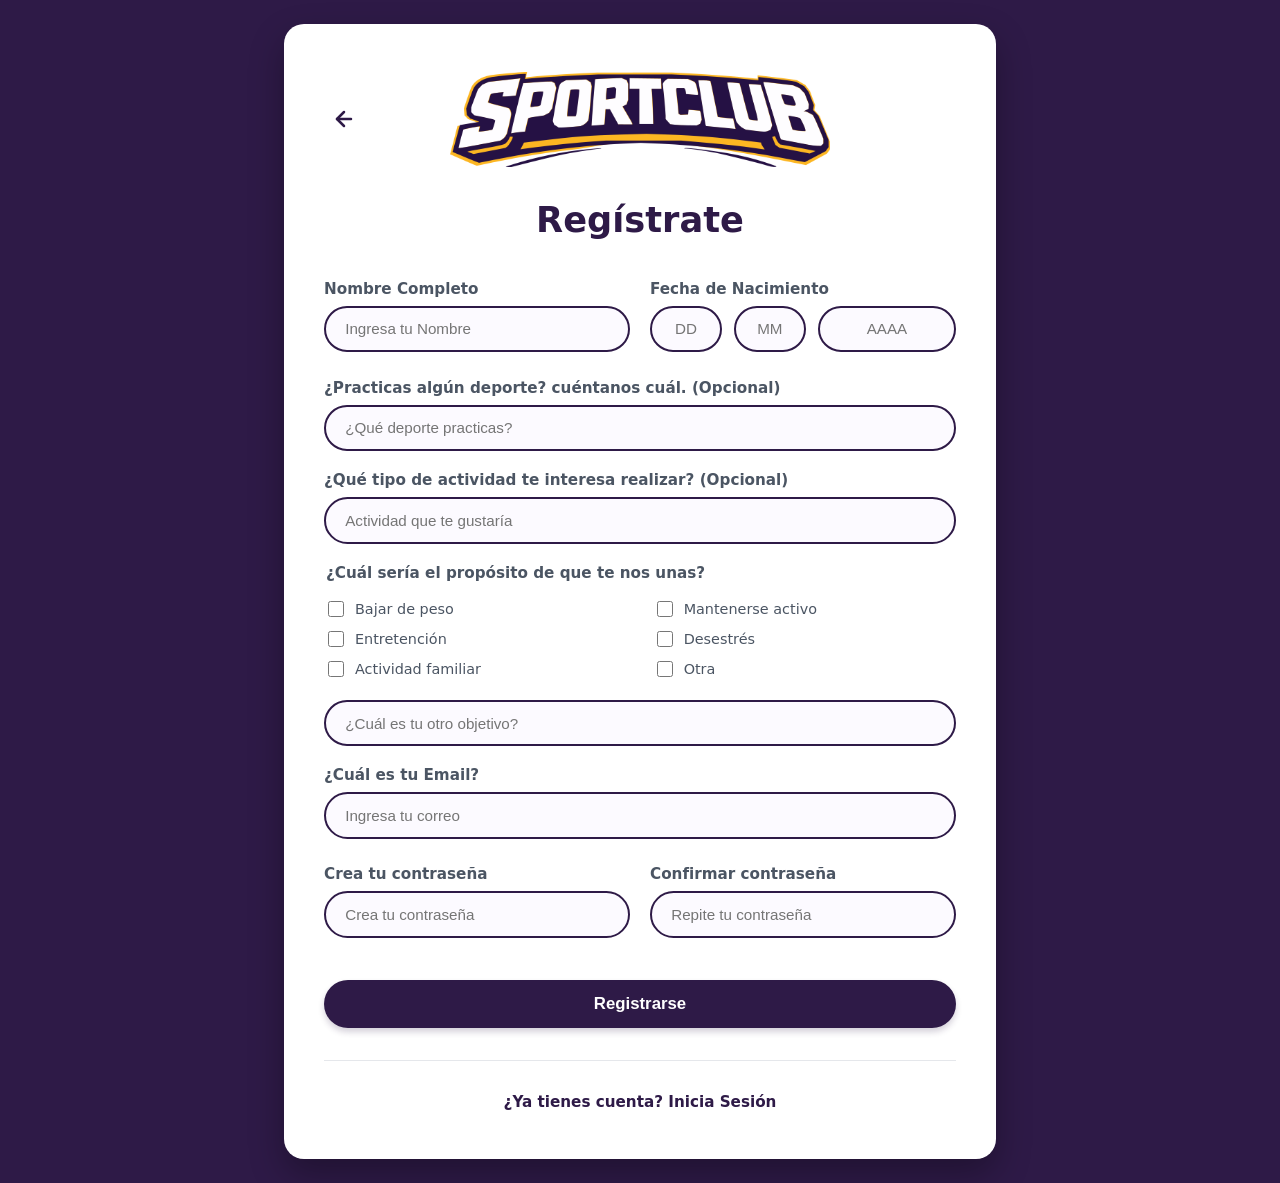
<file: auth/registro.html>
<!DOCTYPE html>
<html lang="es">

<head>
    <meta charset="UTF-8">
    <meta name="viewport" content="width=device-width, initial-scale=1.0">
    <title>Registro - SportClub</title>
    <link href="../css/registro.css" rel="stylesheet">
</head>

<body>

    <main class="registro-container">
        
        <section class="registro-card">
            
            <header class="registro-header">
                <a onclick="history.back()" class="btn-back" aria-label="Volver al Login">
                    <svg xmlns="http://www.w3.org/2000/svg" width="24" height="24" viewBox="0 0 24 24" fill="none" stroke="currentColor" stroke-width="2.5" stroke-linecap="round" stroke-linejoin="round">
                    <line x1="19" y1="12" x2="5" y2="12"></line>
                    <polyline points="12 19 5 12 12 5"></polyline>
                    </svg>
                </a>
                <img src="../assets/logo_empresa_letra_v1.png" alt="Logo SportClub" class="logo-img">
            </header>

            <h2 class="registro-title">Regístrate</h2>

            <div id="registerMessage" style="text-align: center; margin-bottom: 15px; font-weight: bold;"></div>

            <form id="registerForm" class="registro-form">
                
                <fieldset class="formulario-registro">
                    <label for="fullName">Nombre Completo</label>
                    <input type="text" id="fullName" name="nombre" placeholder="Ingresa tu Nombre" required>
                    <small id="errorFullName" class="field-feedback error-text"></small>
                </fieldset>

                <fieldset class="formulario-registro">
                    <label for="birthDay">Fecha de Nacimiento</label>
                    <div class="contenedor-fecha-fila">
                        <input type="number" id="birthDay" class="input-fecha" placeholder="DD" min="1" max="31" required>
                        <input type="number" id="birthMonth" class="input-fecha" placeholder="MM" min="1" max="12" required>
                        <input type="number" id="birthYear" class="input-fecha" placeholder="AAAA" min="1920" max="2026" required>
                    </div>
                    <small id="errorBirth" class="field-feedback error-text"></small>
                </fieldset>

                <fieldset class="formulario-registro ancho-completo">
                    <label for="deporte">¿Practicas algún deporte? cuéntanos cuál. (Opcional)</label>
                    <input type="text" id="deporte" name="deporte" placeholder="¿Qué deporte practicas?">
                </fieldset>

                <fieldset class="formulario-registro ancho-completo">
                    <label for="actividad">¿Qué tipo de actividad te interesa realizar? (Opcional)</label>
                    <input type="text" id="actividad" name="actividad" placeholder="Actividad que te gustaría">
                </fieldset>

                <fieldset class="formulario-registro-objetivos ancho-completo">
                    <legend>¿Cuál sería el propósito de que te nos unas?</legend>
                    
                    <div class="grupo-columnas">
                        <label class="opcion"><input type="checkbox" name="objetivos" value="bajar_peso"> Bajar de peso</label>
                        <label class="opcion"><input type="checkbox" name="objetivos" value="mantener_activo"> Mantenerse activo</label>
                        <label class="opcion"><input type="checkbox" name="objetivos" value="entretencion"> Entretención</label>
                        <label class="opcion"><input type="checkbox" name="objetivos" value="desestres"> Desestrés</label>
                        <label class="opcion"><input type="checkbox" name="objetivos" value="actividad_familiar"> Actividad familiar</label>
                        <label class="opcion"><input type="checkbox" name="objetivos" value="otra_opcion"> Otra</label>
                    </div>
                    <input type="text" id="otra" name="otra" placeholder="¿Cuál es tu otro objetivo?">
                </fieldset>

                <fieldset class="formulario-registro ancho-completo">
                    <label for="email">¿Cuál es tu Email?</label>
                    <input type="email" id="email" name="email" placeholder="Ingresa tu correo" required>
                    <small id="errorEmail" class="field-feedback error-text"></small>
                </fieldset>

                <fieldset class="formulario-registro">
                    <label for="password">Crea tu contraseña</label>
                    <input type="password" id="password" name="password" placeholder="Crea tu contraseña" required>
                    <small id="errorPassword" class="field-feedback error-text"></small>
                </fieldset>

                <fieldset class="formulario-registro">
                    <label for="confirmPassword">Confirmar contraseña</label>
                    <input type="password" id="confirmPassword" name="confirmPassword" placeholder="Repite tu contraseña" required>
                    <small id="errorConfirmPassword" class="field-feedback error-text"></small>
                </fieldset>

                <button type="submit" class="btn-block ancho-completo">Registrarse</button>
                
            </form>

            <hr class="divider">

            <footer class="login-footer">
                <a href="login.html" class="footer-link">¿Ya tienes cuenta? Inicia Sesión</a>
            </footer>

        </section>
    </main>
    <script src="../js/registro.js"></script>
</body>

</html>
</file>
<file: css/dashboardAdmin.css>
body {
    margin: 0;
    font-family: system-ui, -apple-system, sans-serif;
    background-color: #f4f6f9;
    background-image: radial-gradient(circle at 10% 10%, rgba(88,28,135,0.04) 0%, transparent 45%),
                       radial-gradient(circle at 90% 90%, rgba(242,183,5,0.04) 0%, transparent 45%);
    color: #2d2438;
}

.db-header {
    background: linear-gradient(120deg, #2E1A47 0%, #3b0764 55%, #581c87 100%);
    color: white;
    padding: 0.8rem 2rem;
    display: flex;
    justify-content: space-between;
    align-items: center;
    box-shadow: 0 2px 14px rgba(46, 26, 71, 0.25);
    position: relative;
    z-index: 5;
}

.logo-img { height: 40px; filter: drop-shadow(0 1px 3px rgba(0,0,0,0.25)); }
.header-actions { display: flex; gap: 1rem; }

.btn-header {
    text-decoration: none;
    color: white;
    padding: 0.5rem 1.1rem;
    border-radius: 20px;
    font-size: 0.9rem;
    font-weight: 600;
    transition: all 0.25s ease;
}

.btn-profile {
    background-color: rgba(255,255,255,0.15);
    backdrop-filter: blur(4px);
}
.btn-profile:hover {
    background-color: rgba(255,255,255,0.28);
    transform: translateY(-1px);
}

.btn-logout {
    background-color: #581c87;
    box-shadow: 0 2px 8px rgba(88,28,135,0.4);
}
.btn-logout:hover {
    background-color: #c0392b;
    transform: translateY(-1px);
    box-shadow: 0 4px 12px rgba(192,57,43,0.35);
}

.db-container { display: flex; min-height: calc(100vh - 64px); }

.db-nav {
    width: 240px;
    background: linear-gradient(180deg, #1a0f29 0%, #150c22 100%);
    padding: 1.5rem 0;
    box-shadow: inset -1px 0 0 rgba(255,255,255,0.04);
}

.nav-list { list-style: none; padding: 0; margin: 0; }

.nav-link {
    display: block;
    color: #d8b4fe;
    padding: 0.8rem 1.5rem;
    text-decoration: none;
    font-weight: 500;
    transition: all 0.25s ease;
    border-left: 4px solid transparent;
}

.nav-link:hover {
    color: white;
    background-color: rgba(88,28,135,0.5);
    border-left-color: rgba(242,183,5,0.5);
}

.nav-link.active {
    color: white;
    background: linear-gradient(90deg, #581c87, #6b21a8);
    border-left: 4px solid #F2B705;
    box-shadow: inset 0 0 18px rgba(242,183,5,0.08);
}

.db-main { flex-grow: 1; padding: 2rem; }

.welcome-banner {
    background: linear-gradient(135deg, #581c87 0%, #6b21a8 45%, #3b0764 100%);
    color: white;
    padding: 1.75rem 2rem;
    border-radius: 14px;
    margin-bottom: 2rem;
    position: relative;
    overflow: hidden;
    box-shadow: 0 8px 24px rgba(88,28,135,0.25);
}

.welcome-banner::before {
    content: "";
    position: absolute;
    top: -40%;
    right: -10%;
    width: 320px;
    height: 320px;
    background: radial-gradient(circle, rgba(242,183,5,0.18) 0%, transparent 70%);
    border-radius: 50%;
    pointer-events: none;
}

.welcome-banner h1 {
    margin: 0 0 0.4rem 0;
    font-weight: 700;
    letter-spacing: -0.01em;
    position: relative;
}

.welcome-banner p {
    margin: 0;
    color: rgba(255,255,255,0.85);
    position: relative;
}

.grid-content {
    display: grid;
    grid-template-columns: repeat(auto-fit, minmax(300px, 1fr));
    gap: 1.5rem;
}

.card {
    background: white;
    border-radius: 14px;
    box-shadow: 0 4px 14px rgba(46,26,71,0.06);
    overflow: hidden;
    border-top: 4px solid #581c87;
    transition: box-shadow 0.25s ease, transform 0.25s ease;
}

.card:hover {
    box-shadow: 0 10px 28px rgba(46,26,71,0.12);
    transform: translateY(-2px);
}

.card-header {
    background-color: #faf8fc;
    padding: 1rem 1.25rem;
    font-weight: 700;
    color: #581c87;
    border-bottom: 1px solid #eee5f5;
}

.card-body { padding: 1.5rem; }

.btn-primary {
    display: inline-block;
    background: linear-gradient(135deg, #581c87, #6b21a8);
    color: white;
    padding: 0.6rem 1.3rem;
    border-radius: 20px;
    text-decoration: none;
    font-weight: 600;
    border: none;
    cursor: pointer;
    transition: all 0.25s ease;
    box-shadow: 0 3px 10px rgba(88,28,135,0.25);
}
.btn-primary:hover {
    background: linear-gradient(135deg, #6b21a8, #3b0764);
    transform: translateY(-1px);
    box-shadow: 0 6px 16px rgba(88,28,135,0.35);
}

.data-table { width: 100%; border-collapse: collapse; }
.data-table th {
    padding: 0.85rem 0.75rem;
    text-align: left;
    border-bottom: 2px solid #ede4f7;
    color: #6b21a8;
    font-size: 0.82rem;
    text-transform: uppercase;
    letter-spacing: 0.03em;
}
.data-table td {
    padding: 0.85rem 0.75rem;
    text-align: left;
    border-bottom: 1px solid #f1edf6;
}
.data-table tr:hover td {
    background-color: #faf8fc;
}

.badge.danger {
    background-color: #fee2e2;
    color: #ef4444;
    padding: 0.25rem 0.5rem;
    border-radius: 12px;
    font-size: 0.8rem;
    font-weight: 600;
}

.full-width-grid {
    grid-template-columns: 1fr !important;
}

.card-header-actions {
    display: flex;
    justify-content: space-between;
    align-items: center;
    padding: 1.25rem 1.5rem;
    background: linear-gradient(90deg, #ffffff, #faf8fc);
    border-bottom: 1px solid #eee5f5;
}

.card-header-actions h2 {
    margin: 0;
    color: #2E1A47;
    font-size: 1.3rem;
    font-weight: 700;
}

.btn-success-action {
    background: linear-gradient(135deg, #1e7e34, #2eaf4f) !important;
    color: #ffffff !important;
    border: none;
    padding: 0.65rem 1.3rem;
    border-radius: 20px;
    font-weight: 600;
    cursor: pointer;
    transition: all 0.25s ease;
    box-shadow: 0 3px 10px rgba(30,126,52,0.3);
}

.btn-success-action:hover {
    background: linear-gradient(135deg, #145522, #1e7e34) !important;
    transform: translateY(-1px);
    box-shadow: 0 6px 16px rgba(20,85,34,0.35);
}

.badge {
    display: inline-block;
    padding: 0.35rem 0.85rem;
    font-size: 0.78rem;
    font-weight: 700;
    border-radius: 12px;
    text-transform: uppercase;
    text-align: center;
    letter-spacing: 0.02em;
}

.badge.admin {
    background: linear-gradient(135deg, #fde8e8, #fdd5d5);
    color: #c0392b;
    border: 1px solid #f8b4b4;
}

.badge.coach {
    background: linear-gradient(135deg, #e0f2fe, #cfeafd);
    color: #0369a1;
    border: 1px solid #bae6fd;
}

.badge.user {
    background: linear-gradient(135deg, #e6f7ed, #d4f0df);
    color: #1e7e34;
    border: 1px solid #c3e6cb;
}

.btn-accion {
    padding: 7px 12px;
    border: none;
    border-radius: 8px;
    cursor: pointer;
    font-weight: 600;
    margin-right: 6px;
    transition: all 0.25s ease;
}

.btn-editar {
    background: linear-gradient(135deg, #F2B705, #e0a800);
    color: #2E1A47;
}
.btn-editar:hover {
    background: linear-gradient(135deg, #e0a800, #cc9600);
    transform: scale(1.05);
    box-shadow: 0 3px 10px rgba(242,183,5,0.4);
}

.btn-eliminar {
    background: linear-gradient(135deg, #dc3545, #c0392b);
    color: #ffffff;
}
.btn-eliminar:hover {
    background: linear-gradient(135deg, #c0392b, #a02d21);
    transform: scale(1.05);
    box-shadow: 0 3px 10px rgba(220,53,69,0.4);
}

.modal-overlay {
    position: fixed;
    top: 0;
    left: 0;
    width: 100%;
    height: 100%;
    background-color: rgba(35, 18, 56, 0.65);
    backdrop-filter: blur(3px);
    display: flex;
    justify-content: center;
    align-items: center;
    z-index: 1000;
    transition: opacity 0.3s ease;
}

.modal-card {
    background-color: #ffffff;
    border-radius: 20px;
    width: 100%;
    max-width: 500px;
    box-shadow: 0 24px 50px rgba(0, 0, 0, 0.4);
    overflow: hidden;
    animation: bajarModal 0.3s ease-out;
}

.modal-header {
    background: linear-gradient(120deg, #2E1A47, #581c87);
    color: #ffffff;
    padding: 1.2rem 1.5rem;
    display: flex;
    justify-content: space-between;
    align-items: center;
}

.modal-header h2 {
    margin: 0;
    font-size: 1.25rem;
    font-weight: 700;
}

.btn-modal-close {
    font-size: 1.8rem;
    color: #ffffff;
    cursor: pointer;
    transition: color 0.2s;
}

.btn-modal-close:hover {
    color: #F2B705;
}

.modal-body {
    padding: 1.5rem;
}

.modal-footer {
    margin-top: 1.5rem;
}

.modal-oculto {
    display: none !important;
}

@keyframes bajarModal {
    from { transform: translateY(-50px); opacity: 0; }
    to { transform: translateY(0); opacity: 1; }
}

.select-personalizado {
    width: 100%;
    padding: 0.8rem 1.2rem;
    border: 2px solid #2E1A47;
    border-radius: 25px;
    font-size: 0.95rem;
    background-color: #fcfaff;
    color: #4b5563;
    font-weight: 500;
    cursor: pointer;
    transition: border-color 0.2s ease;
}

.select-personalizado:focus {
    outline: none;
    border-color: #F2B705;
}

.registro-form input.is-invalid,
.formulario-registro input.is-invalid,
select.is-invalid {
    border-color: #dc3545 !important;
    background-color: #fde8e8;
}

.field-feedback.error-text {
    display: block;
    color: #dc3545;
    font-size: 0.8rem;
    font-weight: 600;
    margin-top: 0.4rem;
    margin-left: 1rem;
    min-height: 1.2rem;
}

.hidden {
    display: none !important;
}
</file>
<file: css/modal-perfil.css>
.modal-overlay {
    position: fixed;
    inset: 0;
    background: linear-gradient(135deg, rgba(20,10,40,0.7), rgba(40,20,65,0.6));
    display: flex;
    justify-content: center;
    align-items: center;
    z-index: 1000;
    padding: 1rem;
    backdrop-filter: blur(3px);
    transition: opacity 0.25s ease;
}

.modal-oculto {
    display: none !important;
}

.modal-card {
    background: #ffffff;
    border-radius: 20px;
    width: 100%;
    max-width: 480px;
    max-height: 90vh;
    overflow-y: auto;
    box-shadow: 0 24px 48px rgba(0, 0, 0, 0.35);
    animation: modalEntrada 0.28s ease-out;
}

@keyframes modalEntrada {
    from { transform: translateY(-30px); opacity: 0; }
    to   { transform: translateY(0);     opacity: 1; }
}

.modal-header {
    background: linear-gradient(120deg, #2E1A47, #581c87 60%, #6b21a8);
    color: #ffffff;
    padding: 1.2rem 1.5rem;
    display: flex;
    justify-content: space-between;
    align-items: center;
    border-radius: 20px 20px 0 0;
    position: relative;
    overflow: hidden;
}

.modal-header::before {
    content: "";
    position: absolute;
    top: -60%;
    right: -15%;
    width: 180px;
    height: 180px;
    background: radial-gradient(circle, rgba(242,183,5,0.15) 0%, transparent 70%);
    border-radius: 50%;
    pointer-events: none;
}

.modal-header h2 {
    margin: 0;
    font-size: 1.15rem;
    font-weight: 700;
    letter-spacing: 0.01em;
}

.btn-modal-close {
    font-size: 1.8rem;
    line-height: 1;
    color: rgba(255,255,255,0.75);
    cursor: pointer;
    transition: color 0.2s;
    user-select: none;
}

.btn-modal-close:hover {
    color: #F2B705;
}

.modal-body {
    padding: 1.5rem;
}

.modal-perfil-avatar-row {
    display: flex;
    align-items: center;
    gap: 1rem;
    margin-bottom: 1.2rem;
    padding: 1rem;
    background: #f8f5ff;
    border-radius: 12px;
    border: 1px solid #e9e0f8;
}

.modal-perfil-avatar {
    width: 56px;
    height: 56px;
    background: linear-gradient(135deg, #ede8f7, #ddd2f0);
    border-radius: 50%;
    display: flex;
    align-items: center;
    justify-content: center;
    font-size: 1.8rem;
    flex-shrink: 0;
    box-shadow: 0 3px 8px rgba(88,28,135,0.15);
}

.modal-perfil-nombre {
    margin: 0 0 4px 0;
    font-size: 1.05rem;
    font-weight: 700;
    color: #2E1A47;
}

.modal-perfil-dato {
    margin: 0.5rem 0;
    font-size: 0.93rem;
    color: #444;
    padding: 0 0.2rem;
}

.modal-btn-full {
    display: block;
    width: 100%;
    margin-top: 1.2rem;
    padding: 0.7rem;
    text-align: center;
    border: none;
    cursor: pointer;
    font-size: 0.95rem;
    border-radius: 20px;
    font-weight: 700;
}

.modal-form-group {
    margin-bottom: 1rem;
}

.modal-label {
    display: block;
    margin-bottom: 5px;
    font-size: 0.88rem;
    font-weight: 700;
    color: #374151;
}

.modal-input {
    width: 100%;
    padding: 0.65rem 0.9rem;
    border: 1.5px solid #d1d5db;
    border-radius: 10px;
    font-size: 0.93rem;
    color: #111;
    background: #fafafa;
    box-sizing: border-box;
    transition: border-color 0.2s;
}

.modal-input:focus {
    outline: none;
    border-color: #7c3aed;
    background: #fff;
}

.modal-input-error {
    border-color: #dc3545 !important;
    background: #fff5f5 !important;
}

.modal-input-disabled {
    background: #eef0f3 !important;
    color: #6b7280 !important;
    cursor: not-allowed;
}

.modal-error-msg {
    display: block;
    color: #dc3545;
    font-size: 0.8rem;
    font-weight: 600;
    margin-top: 4px;
    min-height: 1rem;
}

.modal-divider {
    border: 0;
    border-top: 1px solid #e5e7eb;
    margin: 1.4rem 0 1rem;
}

.modal-seccion-titulo {
    margin: 0 0 1rem 0;
    font-size: 0.93rem;
    font-weight: 700;
    color: #374151;
}

.modal-opcional {
    font-weight: 400;
    color: #9ca3af;
    font-size: 0.83rem;
}

.modal-footer-btns {
    display: flex;
    gap: 0.75rem;
    margin-top: 1.4rem;
}

.modal-btn-guardar {
    flex: 2;
    border: none;
    cursor: pointer;
    font-size: 0.95rem;
    font-weight: 700;
    padding: 0.75rem;
    border-radius: 20px;
    background: linear-gradient(135deg, #581c87, #6b21a8);
    box-shadow: 0 3px 10px rgba(88,28,135,0.3);
    transition: all 0.25s ease;
}
.modal-btn-guardar:hover {
    background: linear-gradient(135deg, #6b21a8, #3b0764);
    transform: translateY(-1px);
}

.btn-modal-cancel {
    flex: 1;
    padding: 0.75rem;
    border: 1.5px solid #d1d5db;
    border-radius: 20px;
    background: #fff;
    color: #6b7280;
    font-weight: 600;
    font-size: 0.9rem;
    cursor: pointer;
    transition: all 0.2s;
}

.btn-modal-cancel:hover {
    background: #f3f4f6;
    border-color: #9ca3af;
}

.badge {
    display: inline-block;
    padding: 0.3rem 0.75rem;
    font-size: 0.78rem;
    font-weight: 700;
    border-radius: 12px;
    text-transform: uppercase;
    letter-spacing: 0.03em;
}

.badge.admin {
    background-color: #fde8e8;
    color: #b91c1c;
    border: 1px solid #fca5a5;
}

.badge.coach {
    background-color: #e0f2fe;
    color: #0369a1;
    border: 1px solid #7dd3fc;
}

.badge.user {
    background-color: #e6f7ed;
    color: #1e7e34;
    border: 1px solid #c3e6cb;
}
</file>
<file: css/dashboardCoach.css>
body {
    margin: 0;
    font-family: system-ui, -apple-system, sans-serif;
    background-color: #f4f6f9;
    background-image: radial-gradient(circle at 10% 10%, rgba(16,185,129,0.05) 0%, transparent 45%),
                       radial-gradient(circle at 90% 90%, rgba(242,183,5,0.04) 0%, transparent 45%);
    color: #1c2e25;
}

.db-header {
    background: linear-gradient(120deg, #2E1A47 0%, #1f2937 55%, #14211a 100%);
    color: white;
    padding: 0.8rem 2rem;
    display: flex;
    justify-content: space-between;
    align-items: center;
    box-shadow: 0 2px 14px rgba(20, 33, 26, 0.25);
    position: relative;
    z-index: 5;
}

.logo-img { height: 40px; filter: drop-shadow(0 1px 3px rgba(0,0,0,0.25)); }
.header-actions { display: flex; gap: 1rem; }

.btn-header {
    text-decoration: none;
    color: white;
    padding: 0.5rem 1.1rem;
    border-radius: 20px;
    font-size: 0.9rem;
    font-weight: 600;
    transition: all 0.25s ease;
}

.btn-profile {
    background-color: rgba(255,255,255,0.15);
    backdrop-filter: blur(4px);
}
.btn-profile:hover {
    background-color: rgba(255,255,255,0.28);
    transform: translateY(-1px);
}

.btn-logout {
    background: linear-gradient(135deg, rgb(16,185,129), #0d9468);
    box-shadow: 0 2px 8px rgba(16,185,129,0.35);
}
.btn-logout:hover {
    background: linear-gradient(135deg, #c0392b, #a02d21);
    transform: translateY(-1px);
    box-shadow: 0 4px 12px rgba(192,57,43,0.35);
}

.db-container { display: flex; min-height: calc(100vh - 64px); }

.db-nav {
    width: 240px;
    background: linear-gradient(180deg, #14211a 0%, #0f1a14 100%);
    padding: 1.5rem 0;
    box-shadow: inset -1px 0 0 rgba(255,255,255,0.04);
}

.nav-list { list-style: none; padding: 0; margin: 0; }

.nav-link {
    display: block;
    color: #a7f3d0;
    padding: 0.8rem 1.5rem;
    text-decoration: none;
    font-weight: 500;
    transition: all 0.25s ease;
    border-left: 4px solid transparent;
}

.nav-link:hover {
    color: white;
    background-color: rgba(16,185,129,0.25);
    border-left-color: rgba(242,183,5,0.5);
}

.nav-link.active {
    color: white;
    background: linear-gradient(90deg, rgb(16,185,129), #0d9468);
    border-left: 4px solid #F2B705;
    box-shadow: inset 0 0 18px rgba(242,183,5,0.08);
}

.db-main { flex-grow: 1; padding: 2rem; }

.welcome-banner {
    background: linear-gradient(135deg, rgb(16,185,129) 0%, #0ea974 45%, #15803d 100%);
    color: white;
    padding: 1.75rem 2rem;
    border-radius: 14px;
    margin-bottom: 2rem;
    position: relative;
    overflow: hidden;
    box-shadow: 0 8px 24px rgba(16,185,129,0.25);
}

.welcome-banner::before {
    content: "";
    position: absolute;
    top: -40%;
    right: -10%;
    width: 320px;
    height: 320px;
    background: radial-gradient(circle, rgba(242,183,5,0.18) 0%, transparent 70%);
    border-radius: 50%;
    pointer-events: none;
}

.welcome-banner h1 {
    margin: 0 0 0.4rem 0;
    font-weight: 700;
    letter-spacing: -0.01em;
    position: relative;
}

.welcome-banner p {
    margin: 0;
    color: rgba(255,255,255,0.88);
    position: relative;
}

.grid-content {
    display: grid;
    grid-template-columns: repeat(auto-fit, minmax(300px, 1fr));
    gap: 1.5rem;
}

.card {
    background: white;
    border-radius: 14px;
    box-shadow: 0 4px 14px rgba(20,33,26,0.06);
    overflow: hidden;
    border-top: 4px solid rgb(16,185,129);
    transition: box-shadow 0.25s ease, transform 0.25s ease;
}

.card:hover {
    box-shadow: 0 10px 28px rgba(20,33,26,0.12);
    transform: translateY(-2px);
}

.card-header {
    background-color: #f6fdf9;
    padding: 1rem 1.25rem;
    font-weight: 700;
    color: #0d9468;
    border-bottom: 1px solid #e3f7ec;
}

.card-body { padding: 1.5rem; }

.btn-primary {
    display: inline-block;
    background: linear-gradient(135deg, rgb(16,185,129), #0d9468);
    color: white;
    padding: 0.6rem 1.3rem;
    border-radius: 20px;
    text-decoration: none;
    font-weight: 600;
    border: none;
    cursor: pointer;
    transition: all 0.25s ease;
    box-shadow: 0 3px 10px rgba(16,185,129,0.3);
}
.btn-primary:hover {
    background: linear-gradient(135deg, #0d9468, #15803d);
    transform: translateY(-1px);
    box-shadow: 0 6px 16px rgba(16,185,129,0.4);
}

.data-table { width: 100%; border-collapse: collapse; }
.data-table th {
    padding: 0.85rem 0.75rem;
    text-align: left;
    border-bottom: 2px solid #d9f5e6;
    color: #0d9468;
    font-size: 0.82rem;
    text-transform: uppercase;
    letter-spacing: 0.03em;
}
.data-table td {
    padding: 0.85rem 0.75rem;
    text-align: left;
    border-bottom: 1px solid #ecfaf2;
}
.data-table tr:hover td {
    background-color: #f6fdf9;
}

.badge.warning {
    background: linear-gradient(135deg, #fef3c7, #fde9a8);
    color: #d97706;
    padding: 0.25rem 0.5rem;
    border-radius: 12px;
    font-size: 0.8rem;
    font-weight: 600;
}

.badge {
    display: inline-block;
    padding: 0.35rem 0.85rem;
    font-size: 0.78rem;
    font-weight: 700;
    border-radius: 12px;
    text-transform: uppercase;
    text-align: center;
    letter-spacing: 0.02em;
}

.badge.admin {
    background: linear-gradient(135deg, #fde8e8, #fdd5d5);
    color: #c0392b;
    border: 1px solid #f8b4b4;
}

.badge.coach {
    background: linear-gradient(135deg, #e0f2fe, #cfeafd);
    color: #0369a1;
    border: 1px solid #bae6fd;
}

.badge.user {
    background: linear-gradient(135deg, #e6f7ed, #d4f0df);
    color: #1e7e34;
    border: 1px solid #c3e6cb;
}

.hidden {
    display: none !important;
}
</file>
<file: css/dashboardUsuario.css>
body {
    margin: 0;
    font-family: system-ui, -apple-system, sans-serif;
    background-color: #f4f6f9;
    background-image: radial-gradient(circle at 10% 10%, rgba(42,117,211,0.05) 0%, transparent 45%),
                       radial-gradient(circle at 90% 90%, rgba(3,105,161,0.04) 0%, transparent 45%);
    color: #1a2533;
}

.db-header {
    background: linear-gradient(120deg, #2E1A47 0%, #1e3a5f 55%, #1e293b 100%);
    color: white;
    padding: 0.8rem 2rem;
    display: flex;
    justify-content: space-between;
    align-items: center;
    box-shadow: 0 2px 14px rgba(30,41,59,0.25);
    position: relative;
    z-index: 5;
}

.logo-img { height: 40px; filter: drop-shadow(0 1px 3px rgba(0,0,0,0.25)); }
.header-actions { display: flex; gap: 1rem; }

.btn-header {
    text-decoration: none;
    color: white;
    padding: 0.5rem 1.1rem;
    border-radius: 20px;
    font-size: 0.9rem;
    font-weight: 600;
    transition: all 0.25s ease;
}

.btn-profile {
    background-color: rgba(255,255,255,0.15);
    backdrop-filter: blur(4px);
}
.btn-profile:hover {
    background-color: rgba(255,255,255,0.28);
    transform: translateY(-1px);
}

.btn-logout {
    background: linear-gradient(135deg, rgb(42,117,211), #1d4ed8);
    box-shadow: 0 2px 8px rgba(42,117,211,0.35);
}
.btn-logout:hover {
    background: linear-gradient(135deg, #c0392b, #a02d21);
    transform: translateY(-1px);
    box-shadow: 0 4px 12px rgba(192,57,43,0.35);
}

.db-container { display: flex; min-height: calc(100vh - 64px); }

.db-nav {
    width: 240px;
    background: linear-gradient(180deg, #1e293b 0%, #161f30 100%);
    padding: 1.5rem 0;
    box-shadow: inset -1px 0 0 rgba(255,255,255,0.04);
}

.nav-list { list-style: none; padding: 0; margin: 0; }

.nav-link {
    display: block;
    color: #94a3b8;
    padding: 0.8rem 1.5rem;
    text-decoration: none;
    font-weight: 500;
    transition: all 0.25s ease;
    border-left: 4px solid transparent;
}

.nav-link:hover {
    color: white;
    background-color: rgba(42,117,211,0.3);
    border-left-color: rgba(242,183,5,0.5);
}

.nav-link.active {
    color: white;
    background: linear-gradient(90deg, rgb(42,117,211), #1d4ed8);
    border-left: 4px solid #F2B705;
    box-shadow: inset 0 0 18px rgba(242,183,5,0.08);
}

.db-main { flex-grow: 1; padding: 2rem; }

.welcome-banner {
    background: linear-gradient(135deg, rgb(42,117,211) 0%, #2563eb 45%, #0369a1 100%);
    color: white;
    padding: 1.75rem 2rem;
    border-radius: 14px;
    margin-bottom: 2rem;
    position: relative;
    overflow: hidden;
    box-shadow: 0 8px 24px rgba(42,117,211,0.25);
}

.welcome-banner::before {
    content: "";
    position: absolute;
    top: -40%;
    right: -10%;
    width: 320px;
    height: 320px;
    background: radial-gradient(circle, rgba(242,183,5,0.18) 0%, transparent 70%);
    border-radius: 50%;
    pointer-events: none;
}

.welcome-banner h1 {
    margin: 0 0 0.5rem 0;
    font-weight: 700;
    letter-spacing: -0.01em;
    position: relative;
}

.welcome-banner p {
    margin: 0;
    color: rgba(255,255,255,0.88);
    position: relative;
}

.grid-content {
    display: grid;
    grid-template-columns: repeat(auto-fit, minmax(300px, 1fr));
    gap: 1.5rem;
}

.card {
    background: white;
    border-radius: 14px;
    box-shadow: 0 4px 14px rgba(30,41,59,0.06);
    overflow: hidden;
    border-top: 4px solid rgb(42,117,211);
    transition: box-shadow 0.25s ease, transform 0.25s ease;
}

.card:hover {
    box-shadow: 0 10px 28px rgba(30,41,59,0.12);
    transform: translateY(-2px);
}

.card-header {
    background-color: #f7faff;
    padding: 1rem 1.25rem;
    font-weight: 700;
    color: #1d4ed8;
    border-bottom: 1px solid #e6effd;
}

.card-body { padding: 1.5rem; }

.btn-primary {
    display: inline-block;
    background: linear-gradient(135deg, rgb(42,117,211), #1d4ed8);
    color: white;
    padding: 0.6rem 1.3rem;
    border-radius: 20px;
    text-decoration: none;
    font-weight: 600;
    border: none;
    cursor: pointer;
    transition: all 0.25s ease;
    box-shadow: 0 3px 10px rgba(42,117,211,0.3);
}
.btn-primary:hover {
    background: linear-gradient(135deg, #1d4ed8, #0369a1);
    transform: translateY(-1px);
    box-shadow: 0 6px 16px rgba(42,117,211,0.4);
}

.data-table { width: 100%; border-collapse: collapse; }
.data-table th {
    padding: 0.85rem 0.75rem;
    text-align: left;
    border-bottom: 2px solid #dbeafe;
    color: #1d4ed8;
    font-size: 0.82rem;
    text-transform: uppercase;
    letter-spacing: 0.03em;
}
.data-table td {
    padding: 0.85rem 0.75rem;
    text-align: left;
    border-bottom: 1px solid #eef4fd;
}
.data-table tr:hover td {
    background-color: #f7faff;
}

.badge.success {
    background: linear-gradient(135deg, #dcfce7, #c7f5d6);
    color: #15803d;
    padding: 0.25rem 0.5rem;
    border-radius: 12px;
    font-size: 0.8rem;
    font-weight: 600;
}

.badge {
    padding: 4px 10px;
    border-radius: 12px;
    font-weight: 700;
    font-size: 0.78rem;
    text-transform: uppercase;
    letter-spacing: 0.02em;
}

.badge.user {
    background: linear-gradient(135deg, #d4edda, #c3e6cb);
    color: #155724;
}

.badge.coach {
    background: linear-gradient(135deg, #cce5ff, #b8d9ff);
    color: #004085;
}

.badge.admin {
    background: linear-gradient(135deg, #f8d7da, #f5c6cb);
    color: #721c24;
}

.is-invalid {
    border: 1px solid #dc3545 !important;
    background-color: #fff5f5;
}

.error-msg {
    color: #dc3545;
    font-weight: 600;
    display: block;
    margin-top: 4px;
    font-size: 0.85rem;
}

.hidden {
    display: none !important;
}

.btn-edit {
    background: linear-gradient(135deg, #007bff, #0069d9);
    color: white;
    border: none;
    padding: 9px 14px;
    border-radius: 8px;
    cursor: pointer;
    font-weight: 600;
    transition: all 0.25s ease;
}
.btn-edit:hover {
    transform: translateY(-1px);
    box-shadow: 0 4px 10px rgba(0,123,255,0.35);
}

.btn-cancel {
    background: linear-gradient(135deg, #6c757d, #5a6268);
    color: white;
    border: none;
    padding: 9px 14px;
    border-radius: 8px;
    cursor: pointer;
    font-weight: 600;
    transition: all 0.25s ease;
}
.btn-cancel:hover {
    transform: translateY(-1px);
    box-shadow: 0 4px 10px rgba(108,117,125,0.35);
}
</file>
<file: css/landingPage.css>
html {
    scroll-behavior: smooth;
}

body {
    margin: 0;
    padding: 0;
    font-family: system-ui, -apple-system, BlinkMacSystemFont, 'Segoe UI', Roboto, sans-serif;
    background-color: #ffffff;
    color: #333333;
    line-height: 1.6;
}

.landing-header {
    background-color: #2E1A47; 
    position: sticky;
    top: 0;
    z-index: 1000;
    box-shadow: 0 4px 15px rgba(0, 0, 0, 0.15);
}

.header-container {
    max-width: 1200px;
    margin: 0 auto;
    padding: 0.8rem 1.5rem;
    display: flex;
    justify-content: space-between;
    align-items: center;
}

.logo-img {
    height: 45px;
    width: auto;
}

.main-nav {
    display: flex;
    align-items: center;
    gap: 1.5rem;
}

.nav-link {
    color: #ffffff;
    text-decoration: none;
    font-weight: 600;
    font-size: 0.95rem;
    transition: color 0.3s ease;
}

.nav-link:hover {
    color: #F2B705; 
}

.btn-login-nav {
    background-color: #F2B705;
    color: #2E1A47;
    padding: 0.5rem 1.5rem;
    border-radius: 20px;
    text-decoration: none;
    font-weight: 700;
    transition: all 0.3s ease;
}

.btn-login-nav:hover {
    background-color: #ffffff;
    color: #2E1A47;
    box-shadow: 0 4px 10px rgba(255, 255, 255, 0.2);
}

.hero-section {
    background: linear-gradient(135deg, #2E1A47 0%, #1a0f29 100%);
    color: #ffffff;
    padding: 6rem 1.5rem;
    text-align: center;
    position: relative;
    overflow: hidden;
}

.hero-section::after {
    content: '';
    position: absolute;
    bottom: -50px;
    left: 0;
    width: 100%;
    height: 100px;
    background: #ffffff;
    transform: skewY(-2deg);
}

.hero-content {
    max-width: 800px;
    margin: 0 auto;
    position: relative;
    z-index: 2;
}

.hero-title {
    font-size: 3rem;
    font-weight: 800;
    margin-top: 0;
    margin-bottom: 1rem;
    line-height: 1.2;
}

.hero-description {
    font-size: 1.2rem;
    color: #e5e7eb;
    margin-bottom: 2.5rem;
}

.hero-actions {
    display: flex;
    justify-content: center;
    gap: 1rem;
}

.btn-hero-primary {
    background-color: #F2B705;
    color: #2E1A47;
    padding: 0.85rem 2rem;
    border-radius: 25px;
    text-decoration: none;
    font-weight: 700;
    font-size: 1.05rem;
    box-shadow: 0 4px 15px rgba(242, 183, 5, 0.3);
    transition: all 0.3s ease;
}

.btn-hero-primary:hover {
    transform: translateY(-2px);
    box-shadow: 0 6px 20px rgba(242, 183, 5, 0.5);
}

.btn-hero-secondary {
    background-color: transparent;
    color: #ffffff;
    padding: 0.85rem 2rem;
    border: 2px solid #ffffff;
    border-radius: 25px;
    text-decoration: none;
    font-weight: 600;
    font-size: 1.05rem;
    transition: all 0.3s ease;
}

.btn-hero-secondary:hover {
    background-color: rgba(255, 255, 255, 0.1);
}

.section-container {
    max-width: 1200px;
    margin: 0 auto;
    padding: 5rem 1.5rem;
}

.bg-light {
    background-color: #fcfaff;
    max-width: 100%;
}

.section-title {
    color: #2E1A47;
    text-align: center;
    font-size: 2.2rem;
    font-weight: 700;
    margin-top: 0;
    margin-bottom: 3.5rem;
    position: relative;
}

.section-title::after {
    content: '';
    display: block;
    width: 60px;
    height: 4px;
    background-color: #F2B705;
    margin: 0.75rem auto 0 auto;
    border-radius: 2px;
}

.grid-beneficios {
    display: grid;
    grid-template-columns: repeat(auto-fit, minmax(300px, 1fr));
    gap: 2.5rem;
}

.card-beneficio {
    background-color: #ffffff;
    padding: 2.5rem 2rem;
    border-radius: 15px;
    text-align: center;
    box-shadow: 0 10px 30px rgba(46, 26, 71, 0.05);
    border: 1px solid #f3effa;
    transition: transform 0.3s ease;
}

.card-beneficio:hover {
    transform: translateY(-5px);
}

.icon-box {
    font-size: 2.5rem;
    margin-bottom: 1rem;
}

.card-beneficio h3 {
    color: #2E1A47;
    margin-bottom: 0.75rem;
    font-size: 1.3rem;
}

.grid-planes {
    display: grid;
    grid-template-columns: repeat(auto-fit, minmax(280px, 1fr));
    gap: 2rem;
    max-width: 1200px;
    margin: 0 auto;
}

.card-plan {
    background-color: #ffffff;
    padding: 3rem 2rem;
    border-radius: 20px;
    border: 2px solid #e5e7eb;
    text-align: center;
    position: relative;
    display: flex;
    flex-direction: column;
    justify-content: space-between;
    transition: all 0.3s ease;
}

.card-plan.destacado {
    border-color: #2E1A47;
    box-shadow: 0 15px 35px rgba(46, 26, 71, 0.12);
    transform: scale(1.03);
}

.plan-badge {
    background-color: #f3effa;
    color: #2E1A47;
    padding: 0.3rem 1rem;
    border-radius: 15px;
    font-size: 0.8rem;
    font-weight: 700;
    align-self: center;
    margin-bottom: 1rem;
}

.plan-badge.premium {
    background-color: #F2B705;
    color: #2E1A47;
}

.card-plan h3 {
    margin: 0 0 1rem 0;
    font-size: 1.5rem;
    color: #2E1A47;
}

.plan-price {
    font-size: 2.2rem;
    font-weight: 800;
    color: #2E1A47;
    margin-bottom: 1.5rem;
}

.plan-price span {
    font-size: 1rem;
    color: #6b7280;
    font-weight: 400;
}

.plan-features {
    list-style: none;
    padding: 0;
    margin: 0 0 2rem 0;
    text-align: left;
}

.plan-features li {
    padding: 0.5rem 0;
    color: #4b5563;
    font-size: 0.95rem;
    position: relative;
    padding-left: 1.5rem;
}

.plan-features li::before {
    content: '✓';
    position: absolute;
    left: 0;
    color: #16a34a;
    font-weight: 700;
}

.btn-plan {
    background-color: transparent;
    color: #2E1A47;
    border: 2px solid #2E1A47;
    padding: 0.75rem;
    border-radius: 25px;
    text-decoration: none;
    font-weight: 700;
    transition: all 0.3s ease;
}

.btn-plan:hover {
    background-color: #2E1A47;
    color: #ffffff;
}

.btn-plan.btn-destacado {
    background-color: #2E1A47;
    color: #ffffff;
    border: none;
}

.btn-plan.btn-destacado:hover {
    background-color: #1a0f29;
    box-shadow: 0 4px 12px rgba(46, 26, 71, 0.25);
}

.club-content {
    max-width: 900px;
    margin: 0 auto;
}

.text-center {
    text-align: center;
    margin-bottom: 3rem;
}

.club-block h3 {
    color: #2E1A47;
    font-size: 1.5rem;
}

.club-grid-mv {
    display: grid;
    grid-template-columns: repeat(auto-fit, minmax(350px, 1fr));
    gap: 2rem;
}

.mv-box {
    background-color: #fcfaff;
    padding: 2rem;
    border-radius: 15px;
    border-left: 5px solid #F2B705;
}

.mv-box h3 {
    color: #2E1A47;
    margin-top: 0;
}

.landing-footer {
    background-color: #1a0f29;
    color: #ffffff;
    padding: 4rem 1.5rem 2rem 1.5rem;
    border-top: 4px solid #F2B705;
}

.footer-container {
    max-width: 1200px;
    margin: 0 auto;
    display: grid;
    grid-template-columns: repeat(auto-fit, minmax(250px, 1fr));
    gap: 3rem;
}

.landing-footer h4 {
    color: #F2B705;
    font-size: 1.2rem;
    margin-top: 0;
    margin-bottom: 1.2rem;
}

.landing-footer p {
    color: #9ca3af;
    margin: 0.5rem 0;
    font-size: 0.95rem;
}

.copyright {
    margin-top: 2rem !important;
    font-size: 0.85rem !important;
}

.social-links {
    display: flex;
    flex-direction: column;
    gap: 0.5rem;
}

.social-link {
    color: #9ca3af;
    text-decoration: none;
    transition: color 0.2s ease;
}

.social-link:hover {
    color: #ffffff;
}
</file>
<file: css/login.css>
body {
    background-color: #2E1A47; 
    margin: 0;
    padding: 0;
    min-height: 100vh;
    font-family: system-ui, -apple-system, BlinkMacSystemFont, 'Segoe UI', Roboto, sans-serif;
    display: flex;
    justify-content: center;
    align-items: center;
}

.login-container {
    width: 100%;
    max-width: 760px; 
    padding: 1.5rem;
    box-sizing: border-box;
}

.login-card {
    background-color: #FFFFFF; 
    border: 1px solid rgba(255, 255, 255, 0.1);
    border-radius: 20px;
    padding: 3.5rem 2rem; 
    box-shadow: 0 15px 35px rgba(0, 0, 0, 0.3);
    width: 100%;
    box-sizing: border-box;
}

.login-header {
    position: relative;
    display: flex;
    align-items: center;
    justify-content: center;
    margin-bottom: 2rem;
    width: 100%;
    min-height: 60px; 
}

.btn-back {
    position: absolute;
    left: 0;
    color: #2E1A47;
    display: flex;
    padding: 8px; 
    border-radius: 50%;
    cursor: pointer;
    transition: all 0.2s ease;
}

.btn-back:hover {
    color: #F2B705;
    background-color: #f4eefa;
    transform: translateY(-50%) scale(1.1);
}

.logo-img {
    max-width: 55%; 
    height: auto;
    display: block;
    z-index: 1; 
}

.login-title {
    color: #2E1A47;
    text-align: center;
    font-size: 2.2rem; 
    font-weight: 800;
    margin-top: 0;
    margin-bottom: 2.5rem;
}

.login-form {
    text-align: left;
    max-width: 550px;
    margin: 0 auto;
}

.form-group {
    margin-bottom: 1.5rem;
}

.form-group label {
    display: block;
    margin-bottom: 0.5rem;
    color: #4b5563;
    font-size: 0.95rem;
    font-weight: 600;
}

.login-form input {
    width: 100%;
    padding: 0.8rem 1.2rem;
    border: 2px solid #2E1A47;
    border-radius: 25px; 
    font-size: 0.95rem;
    background-color: #fcfaff;
    color: #4b5563;
    transition: all 0.3s ease;
    box-sizing: border-box;
}

.login-form input:focus {
    outline: none;
    border-color: #F2B705; 
    box-shadow: 0 0 0 4px rgba(46, 26, 71, 0.15);
    background-color: #ffffff;
}

.btn-block {
    width: 100%;
    display: block;
    margin-top: 2rem;
    background-color: #2E1A47;
    color: #FFFFFF;
    padding: 0.85rem;
    border: none;
    border-radius: 25px;
    font-size: 1.05rem;
    font-weight: 600;
    cursor: pointer;
    box-shadow: 0 4px 6px rgba(46, 26, 71, 0.2);
    transition: all 0.3s ease;
    box-sizing: border-box;
}

.btn-block:hover {
    background-color: #1a0f29;
    box-shadow: 0 6px 12px rgba(46, 26, 71, 0.35);
    transform: translateY(-1px);
}

.divider {
    border: 0;
    height: 1px;
    background-color: #e5e7eb;
    margin: 2rem 0;
}

.login-footer {
    display: flex;
    flex-direction: column;
    align-items: center;
    gap: 1.5rem;
}

.footer-row-primary {
    display: flex;
    justify-content: center;
    align-items: center;
    gap: 15px;
}

.footer-link {
    color: #4b5563;
    text-decoration: none;
    font-size: 0.9rem;
    font-weight: 600;
    transition: color 0.2s ease;
}

.footer-link:hover {
    color: #2E1A47;
}

.font-highlight {
    color: #2E1A47;
}

.font-highlight:hover {
    color: #F2B705;
}

.separator {
    color: #d1d5db;
}

.footer-row-review {
    display: flex;
    align-items: center;
    justify-content: center;
    gap: 10px;
    background-color: #fcfaff;
    padding: 0.6rem 1.2rem;
    border-radius: 30px;
    border: 1px dashed #2E1A47;
    flex-wrap: wrap;
}

.review-label {
    font-size: 0.85rem;
    font-weight: 700;
    color: #4b5563;
}

.btn-review {
    background-color: #ffffff;
    color: #2E1A47;
    border: 1px solid #2E1A47;
    padding: 0.3rem 0.8rem;
    border-radius: 15px;
    font-size: 0.8rem;
    font-weight: 700;
    text-decoration: none;
    transition: all 0.2s ease;
}

.btn-review:hover {
    background-color: #2E1A47;
    color: #ffffff;
}

.error-message {
    color: #e63946;
    background-color: #ffe3e3;
    padding: 10px;
    border-radius: 5px;
    margin-top: 10px;
    font-size: 14px;
    text-align: center;
    border: 1px solid #e63946;
}

.success-message {
    color: #2a9d8f;
    background-color: #e8f5e9;
    padding: 10px;
    border-radius: 5px;
    margin-top: 10px;
    font-size: 14px;
    text-align: center;
    border: 1px solid #2a9d8f;
}
</file>
<file: css/mantenimiento.css>
body {
    background-color: #2E1A47; 
    margin: 0;
    padding: 0;
    min-height: 100vh;
    font-family: system-ui, -apple-system, BlinkMacSystemFont, 'Segoe UI', Roboto, sans-serif;
    display: flex;
    justify-content: center; 
    align-items: center;     
}

.mantenimiento-container {
    width: 100%;
    max-width: 760px;
    padding: 1.5rem;
    box-sizing: border-box;
}

.mantenimiento-card {
    background-color: #FFFFFF; 
    border: 1px solid rgba(255, 255, 255, 0.1);
    border-radius: 20px;
    padding: 3.5rem 2rem;
    box-shadow: 0 15px 35px rgba(0, 0, 0, 0.3);
    width: 100%;
    box-sizing: border-box;
    text-align: center;
}

.mantenimiento-header {
    display: flex;
    justify-content: center;
    margin-bottom: 2rem;
}

.logo-img {
    max-width: 60%;
    height: auto;
    display: block;
}

.mantenimiento-icon {
    font-size: 3.5rem;
    margin-bottom: 1rem;
    animation: pulse 2s infinite ease-in-out;
}

.mantenimiento-title {
    color: #2E1A47; 
    font-size: 2.2rem;
    font-weight: 800;
    margin-top: 0;
    margin-bottom: 1rem;
}

.mantenimiento-subtitle {
    color: #4b5563;
    font-size: 1.05rem;
    line-height: 1.6;
    max-width: 550px;
    margin: 0 auto 2.5rem auto;
}

.progress-container {
    background-color: #f3effa;
    border-radius: 10px;
    height: 8px;
    width: 80%;
    margin: 0 auto 0.5rem auto;
    overflow: hidden;
    position: relative;
}

.progress-bar {
    background: linear-gradient(90deg, #2E1A47, #F2B705); 
    height: 100%;
    width: 75%; 
    border-radius: 10px;
    position: relative;
}

.progress-text {
    display: block;
    font-size: 0.85rem;
    color: #6b7280;
    font-weight: 600;
    margin-bottom: 2.5rem;
}

.btn-block {
    max-width: 320px;
    width: 100%;
    display: inline-block;
    background-color: #2E1A47;
    color: #FFFFFF;
    padding: 0.85rem;
    border: none;
    border-radius: 25px; 
    font-size: 1.05rem;
    font-weight: 600;
    cursor: pointer;
    box-shadow: 0 4px 6px rgba(46, 26, 71, 0.2);
    transition: all 0.3s ease;
    box-sizing: border-box;
}

.btn-block:hover {
    background-color: #1a0f29;
    box-shadow: 0 6px 12px rgba(46, 26, 71, 0.35);
    transform: translateY(-1px);
}

@keyframes pulse {
    0% { transform: scale(1); }
    50% { transform: scale(1.1); }
    100% { transform: scale(1); }
}
</file>
<file: css/recuperar.css>
body {
    background-color: #2E1A47; 
    margin: 0;
    padding: 0;
    min-height: 100vh;
    font-family: system-ui, -apple-system, BlinkMacSystemFont, 'Segoe UI', Roboto, sans-serif;
    display: flex;
    justify-content: center;
    align-items: center;
}

.recuperar-container {
    width: 100%;
    max-width: 760px; 
    padding: 1.5rem;
    box-sizing: border-box;
}

.recuperar-card {
    background-color: #FFFFFF;
    border: 1px solid rgba(255, 255, 255, 0.1);
    border-radius: 20px;
    padding: 2.5rem 2rem; 
    box-shadow: 0 15px 35px rgba(0, 0, 0, 0.3);
    width: 100%;
    box-sizing: border-box;
}

.recuperar-header {
    position: relative;
    display: flex;
    align-items: center;
    justify-content: center;
    margin-bottom: 1.5rem;
}

.logo-img {
    max-width: 75%; 
    height: auto;
    display: block;
}

.btn-back {
    position: absolute;
    left: 0;
    color: #2E1A47;
    display: flex;
    padding: 6px;
    border-radius: 50%;
    transition: all 0.2s ease;
    text-decoration: none;
}

.btn-back:hover {
    color: #F2B705;
    background-color: #f4eefa;
    transform: scale(1.1);
}

.recuperar-title {
    color: #2E1A47;
    text-align: center;
    font-size: 2rem; 
    font-weight: 700;
    margin-top: 0;
    margin-bottom: 0.5rem;
}

.recuperar-subtitle {
    color: #6b7280;
    text-align: center;
    font-size: 0.95rem;
    line-height: 1.4;
    margin-top: 0;
    margin-bottom: 1.5rem;
}

.recuperar-form {
    text-align: left;
}

.form-group {
    margin-bottom: 1.25rem;
}

.form-group label {
    display: block;
    margin-bottom: 0.5rem;
    color: #4b5563;
    font-size: 0.95rem; 
    font-weight: 600;
}

.recuperar-form input {
    width: 100%;
    padding: 0.8rem 1.2rem; 
    border: 2px solid #2E1A47;
    border-radius: 25px;
    font-size: 0.95rem;
    background-color: #fcfaff;
    color: #4b5563;
    transition: all 0.3s ease;
    box-sizing: border-box;
}

.recuperar-form input:focus {
    outline: none;
    border-color: #F2B705; 
    box-shadow: 0 0 0 4px rgba(46, 26, 71, 0.15);
    background-color: #ffffff;
}

.btn-block {
    width: 100%;
    display: block;
    margin-top: 1.5rem;
    background-color: #2E1A47;
    color: #ffffff;
    padding: 0.85rem; 
    border: none;
    border-radius: 25px;
    font-size: 1.05rem;
    font-weight: 600;
    cursor: pointer;
    box-shadow: 0 4px 6px rgba(46, 26, 71, 0.2);
    transition: all 0.3s ease;
    box-sizing: border-box;
}

.btn-block:hover {
    background-color: #1a0f29;
    box-shadow: 0 6px 12px rgba(46, 26, 71, 0.35);
}

.feedback-container {
    display: flex;
    flex-direction: column;
    gap: 0.75rem;
    margin-bottom: 1.5rem;
    width: 100%;
}

.alert {
    display: none;
    padding: 0.85rem 1.2rem;
    border-radius: 12px;
    font-size: 0.9rem;
    font-weight: 600;
    line-height: 1.4;
    box-sizing: border-box;
    width: 100%;
}

.alert.visible {
    display: block; 
}

.alert-success {
    background-color: #e6f7ed;
    color: #1e7e34;
    border: 1px solid #c3e6cb;
    text-align: center;
}

.divider {
    border: 0;
    height: 1px;
    background-color: #e5e7eb;
    margin: 1.5rem 0;
}

.recuperar-footer {
    display: flex;
    justify-content: center;
    align-items: center;
}

.footer-link {
    color: #4b5563;
    text-decoration: none;
    font-size: 0.85rem;
    font-weight: 600;
    transition: color 0.2s ease;
}

.footer-link:hover {
    color: #2E1A47;
}
</file>
<file: css/registro.css>
body {
    background-color: #2E1A47; 
    margin: 0;
    padding: 0;
    min-height: 100vh;
    font-family: system-ui, -apple-system, BlinkMacSystemFont, 'Segoe UI', Roboto, sans-serif;
    display: flex;
    justify-content: center;
    align-items: center;
}

.registro-container {
    width: 100%;
    max-width: 760px; 
    padding: 1.5rem;
    box-sizing: border-box;
}

.registro-card {
    background-color: #FFFFFF;
    border-radius: 20px; 
    padding: 3rem 2.5rem; 
    box-shadow: 0 15px 35px rgba(0, 0, 0, 0.3);
    width: 100%;
    box-sizing: border-box;
}

.registro-header {
    position: relative;
    display: flex;
    align-items: center;
    justify-content: center;
    margin-bottom: 2rem;
    width: 100%;
}

.logo-img {
    max-width: 60%; 
    width: auto;
    height: auto;
    display: block;
    padding: 0; 
}

.btn-back {
    position: absolute;
    left: 0;
    color: #2E1A47;
    display: flex;
    padding: 8px; 
    border-radius: 50%;
    cursor: pointer;
    transition: all 0.2s ease;
}

.btn-back:hover {
    color: #F2B705;
    background-color: #f4eefa;
    transform: scale(1.1);
}

.registro-title {
    color: #2E1A47;
    text-align: center;
    font-size: 2.2rem; 
    font-weight: 800;
    margin-top: 0;
    margin-bottom: 2.5rem;
}

.feedback-container {
    display: flex;
    flex-direction: column;
    gap: 0.75rem;
    width: 100%;
    margin: 0 auto 1.5rem auto;
}

.alert {
    padding: 0.85rem 1.2rem;
    border-radius: 25px;
    font-size: 0.9rem;
    font-weight: 600;
    text-align: center;
    box-sizing: border-box;
    width: 100%;
}

.alert-success {
    background-color: #e6f7ed;
    color: #1e7e34;
    border: 1px solid #c3e6cb;
}

.alert-error {
    background-color: #fde8e8;
    color: #f83a3a;
    border: 1px solid #f8b4b4;
}

.registro-form {
    display: grid;
    grid-template-columns: repeat(2, 1fr);
    gap: 1.25rem 1.25rem; 
    width: 100%;
    text-align: left;
}

.formulario-registro,
.formulario-registro-objetivos {
    border: none;
    padding: 0;
    margin: 0;
    width: 100%;
    box-sizing: border-box;
}

.ancho-completo {
    grid-column: span 2;
}

.formulario-registro label,
.formulario-registro-objetivos legend {
    display: block;
    margin-bottom: 0.5rem;
    color: #4b5563;
    font-size: 0.95rem; 
    font-weight: 600; 
}

.registro-form input[type="text"],
.registro-form input[type="email"],
.registro-form input[type="password"] {
    width: 100%;
    padding: 0.8rem 1.2rem; 
    border: 2px solid #2E1A47;
    border-radius: 25px;
    font-size: 0.95rem;
    background-color: #fcfaff;
    color: #4b5563;
    transition: all 0.3s ease;
    box-sizing: border-box;
}

.registro-form input:focus {
    outline: none;
    border-color: #F2B705;
    box-shadow: 0 0 0 4px rgba(46, 26, 71, 0.15);
    background-color: #ffffff;
}

.field-feedback.error-text {
    display: block;
    color: #dc3545;
    font-size: 0.8rem;
    font-weight: 600;
    margin-top: 0.4rem;
    margin-left: 1rem;
}

.grupo-columnas {
    display: flex;
    flex-wrap: wrap;
    gap: 8px 4%;
    margin-top: 0.5rem;
    margin-bottom: 0.75rem;
}

.opcion {
    display: flex;
    align-items: center;
    gap: 8px;
    width: 48%; 
    font-size: 0.9rem;
    font-weight: 500;
    color: #4b5563;
    cursor: pointer;
}

.registro-form input[type="checkbox"] {
    accent-color: #2E1A47;
    width: 16px;
    height: 16px;
    cursor: pointer;
}

#otra {
    margin-top: 0.5rem;
}

.btn-block {
    width: 100%;
    background-color: #2E1A47; 
    color: #FFFFFF;
    padding: 0.85rem;
    border: none;
    border-radius: 25px;
    font-size: 1.05rem;
    font-weight: 600;
    cursor: pointer;
    box-shadow: 0 4px 6px rgba(46, 26, 71, 0.2);
    transition: all 0.3s ease;
    box-sizing: border-box;
    margin-top: 1rem;
}

.btn-block:hover {
    background-color: #1a0f29;
    box-shadow: 0 6px 12px rgba(46, 26, 71, 0.35);
    transform: translateY(-1px);
}

.divider {
    border: 0;
    height: 1px;
    background-color: #e5e7eb;
    margin: 2rem 0;
}

.login-footer {
    display: flex;
    justify-content: center;
    align-items: center;
}

.footer-link {
    color: #2E1A47;
    text-decoration: none;
    font-size: 0.95rem;
    font-weight: 700;
    transition: color 0.2s ease;
}

.footer-link:hover {
    color: #F2B705;
}

.contenedor-fecha-fila {
    display: flex;
    gap: 12px;
    width: 100%;
}

.formulario-registro .input-fecha {
    padding: 0.8rem 1.2rem; 
    border: 2px solid #2E1A47;
    border-radius: 25px;
    font-size: 0.95rem;
    background-color: #fcfaff;
    color: #4b5563;
    transition: all 0.3s ease;
    box-sizing: border-box;
    text-align: center; 
}


#birthDay, #birthMonth {
    width: 25%; 
}

#birthYear {
    width: 50%;
}


.formulario-registro .input-fecha:focus {
    outline: none;
    border-color: #F2B705;
    box-shadow: 0 0 0 4px rgba(46, 26, 71, 0.15);
    background-color: #ffffff;
}


.input-fecha::-webkit-outer-spin-button,
.input-fecha::-webkit-inner-spin-button {
    -webkit-appearance: none;
    margin: 0;
}
</file>
